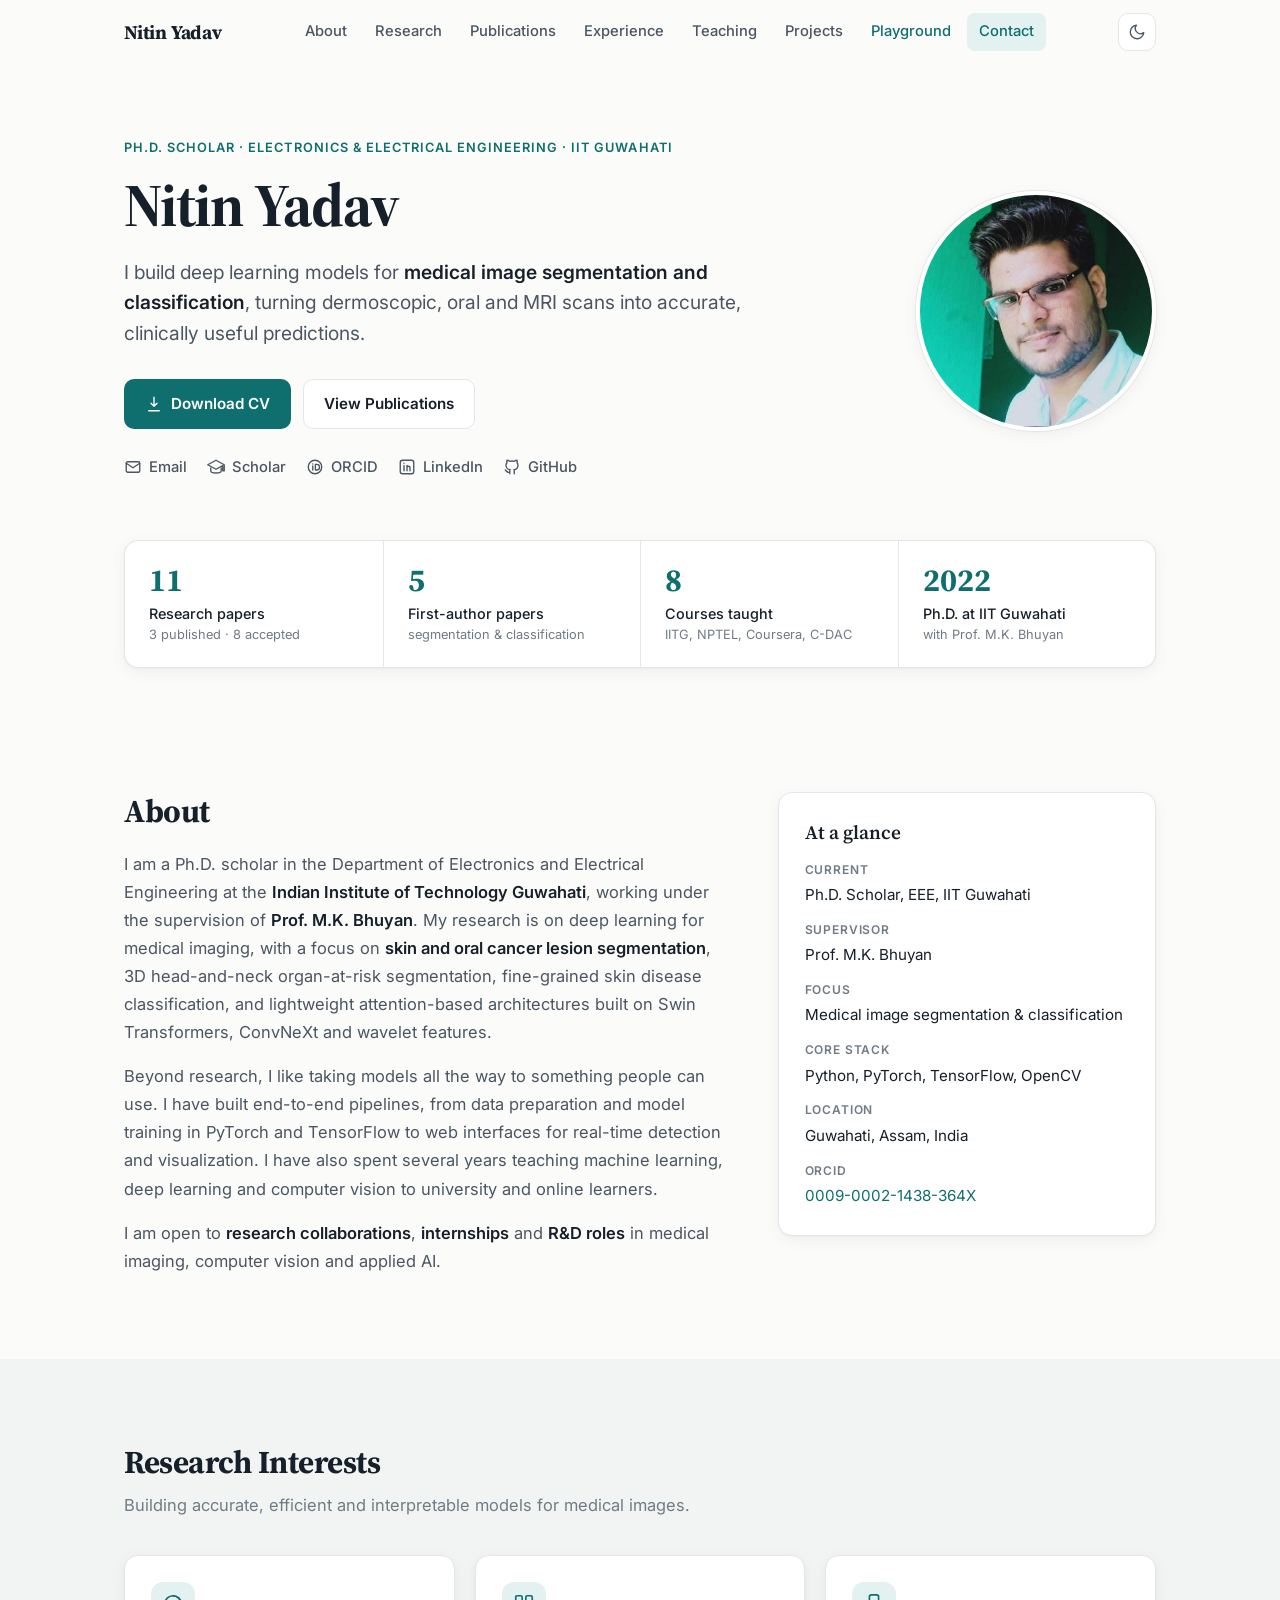
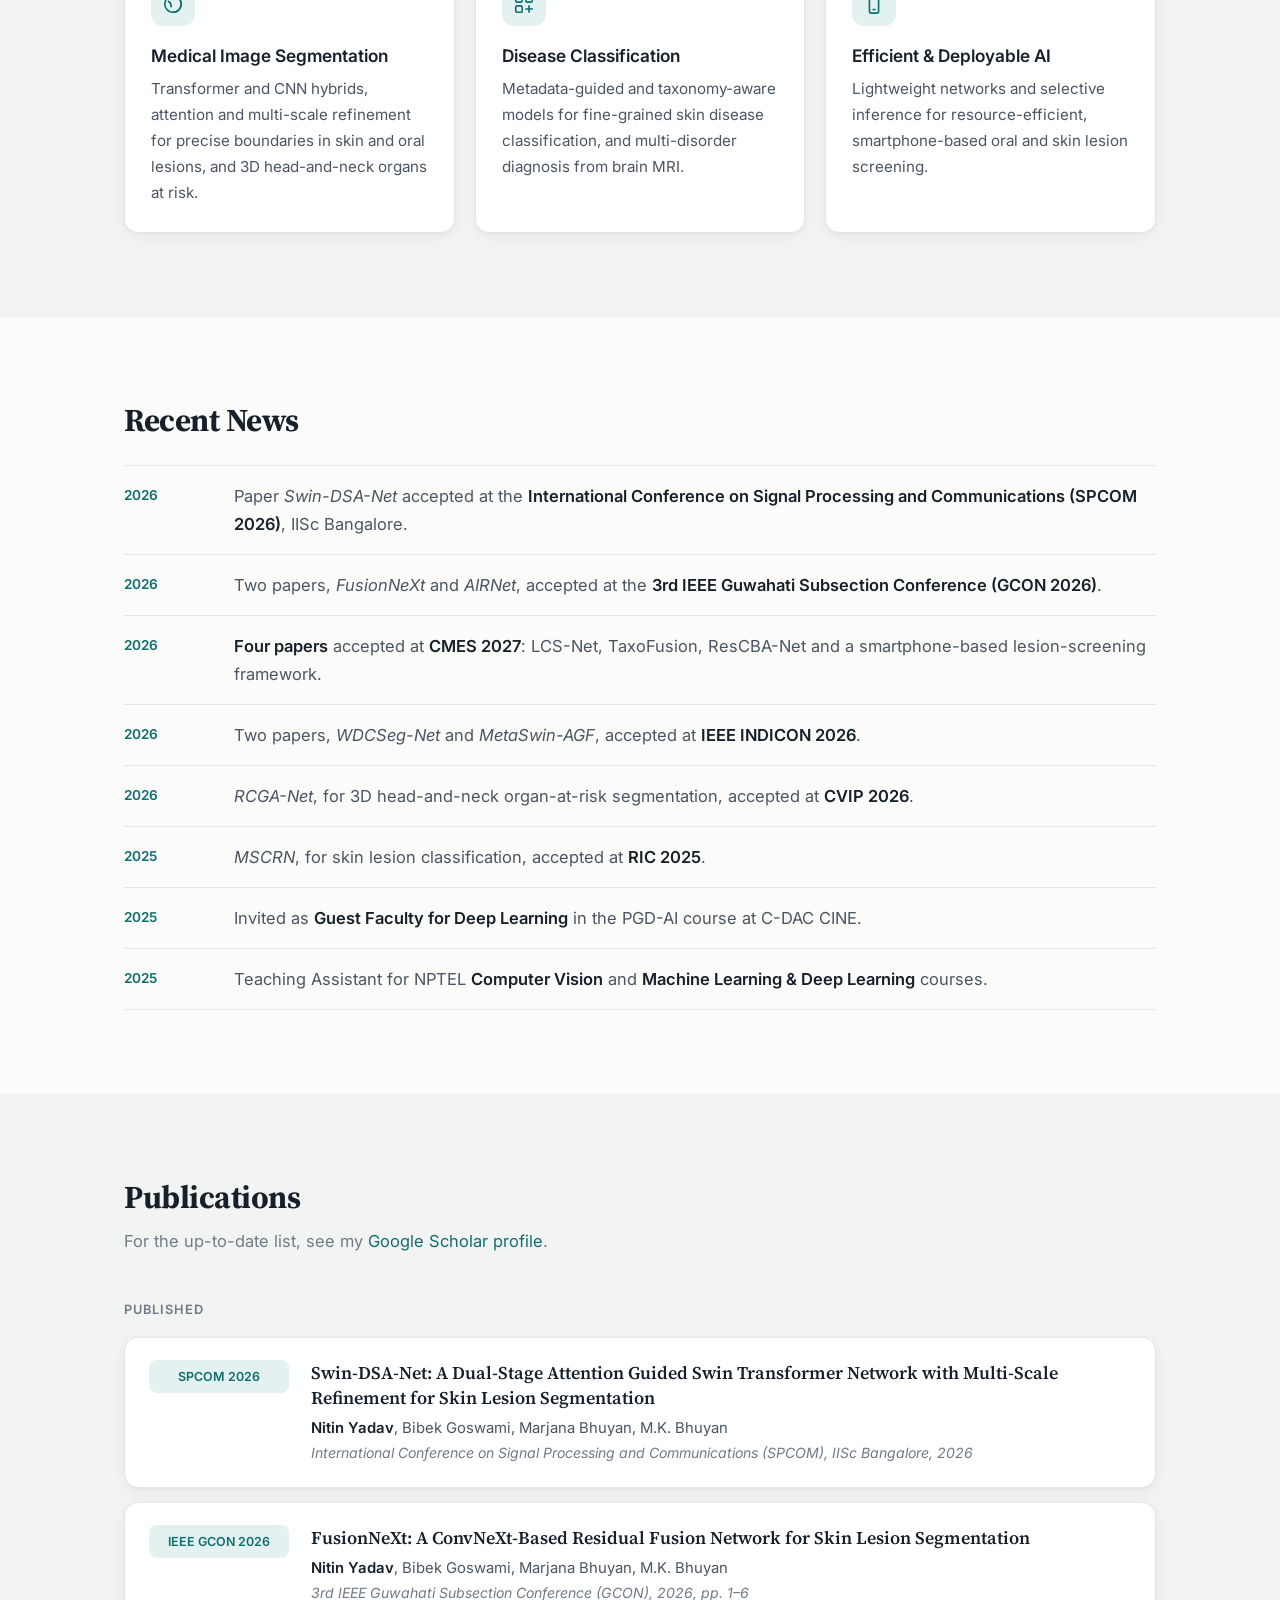
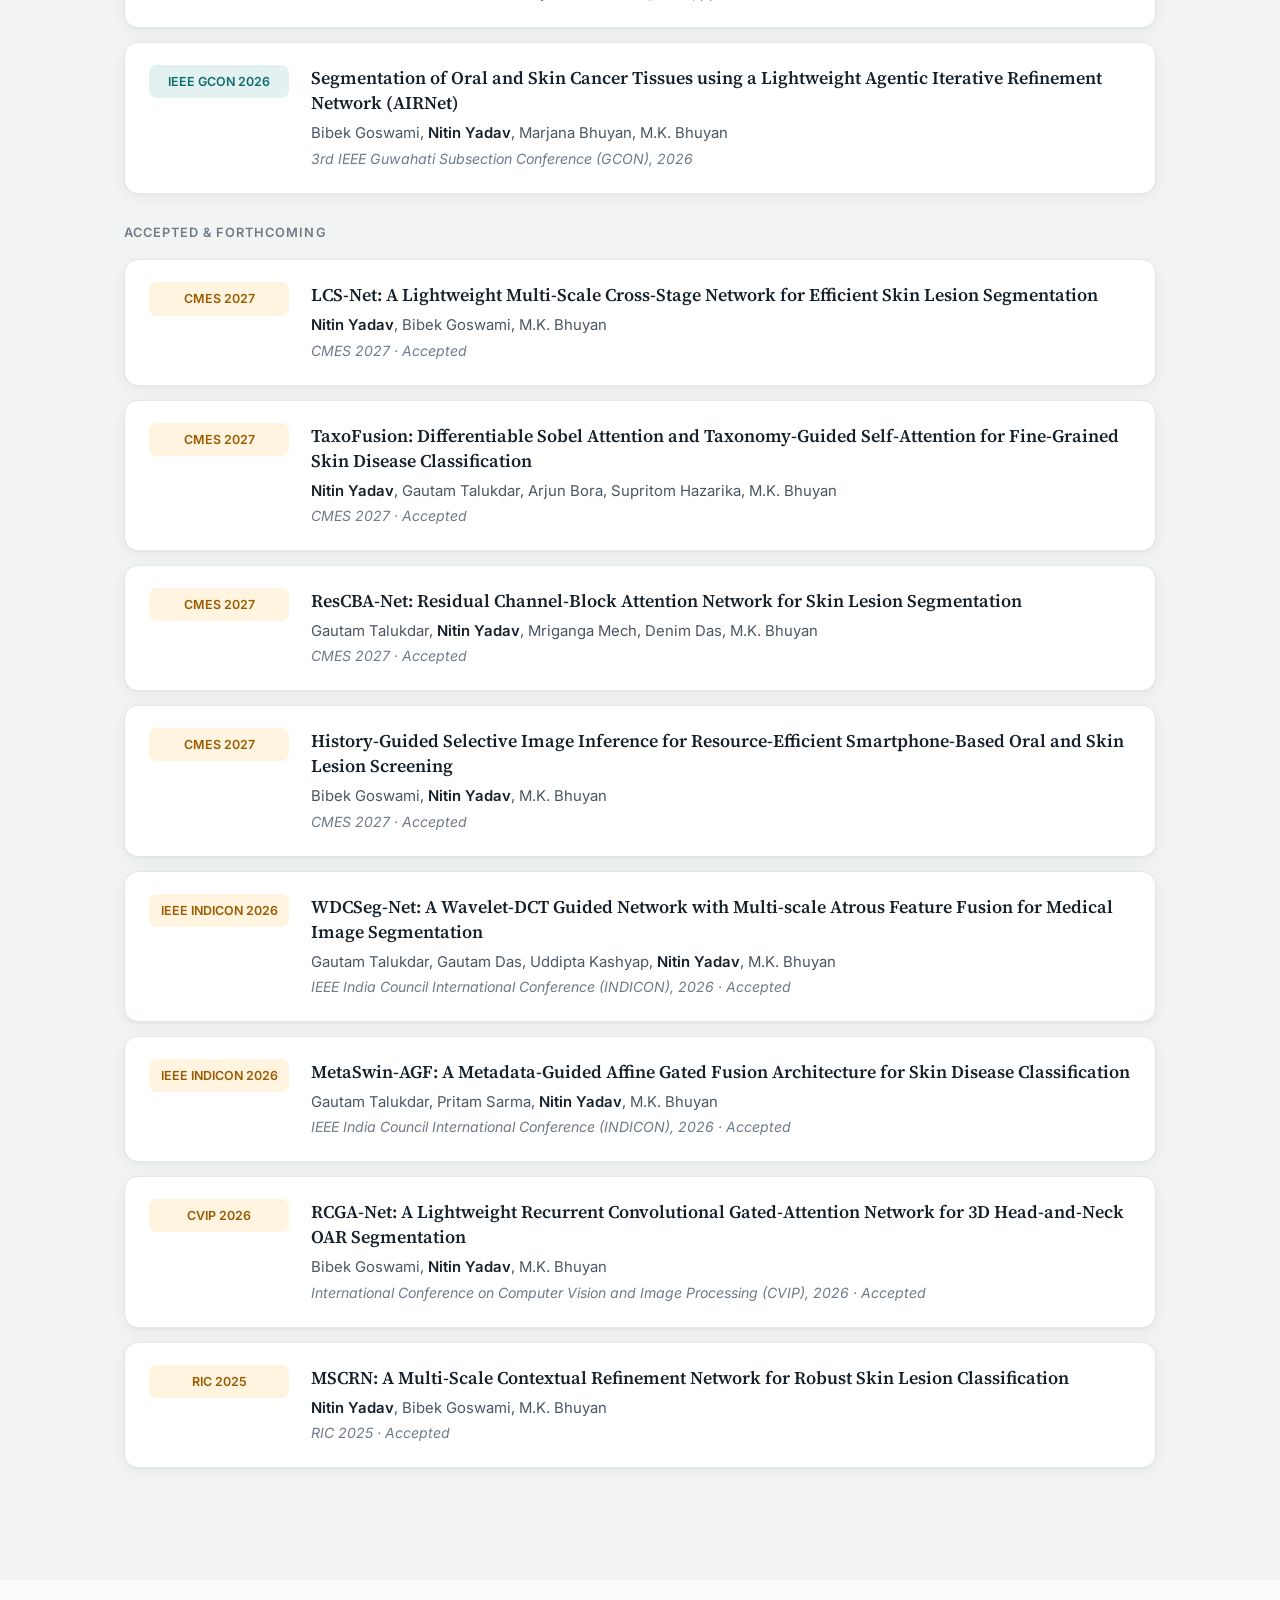
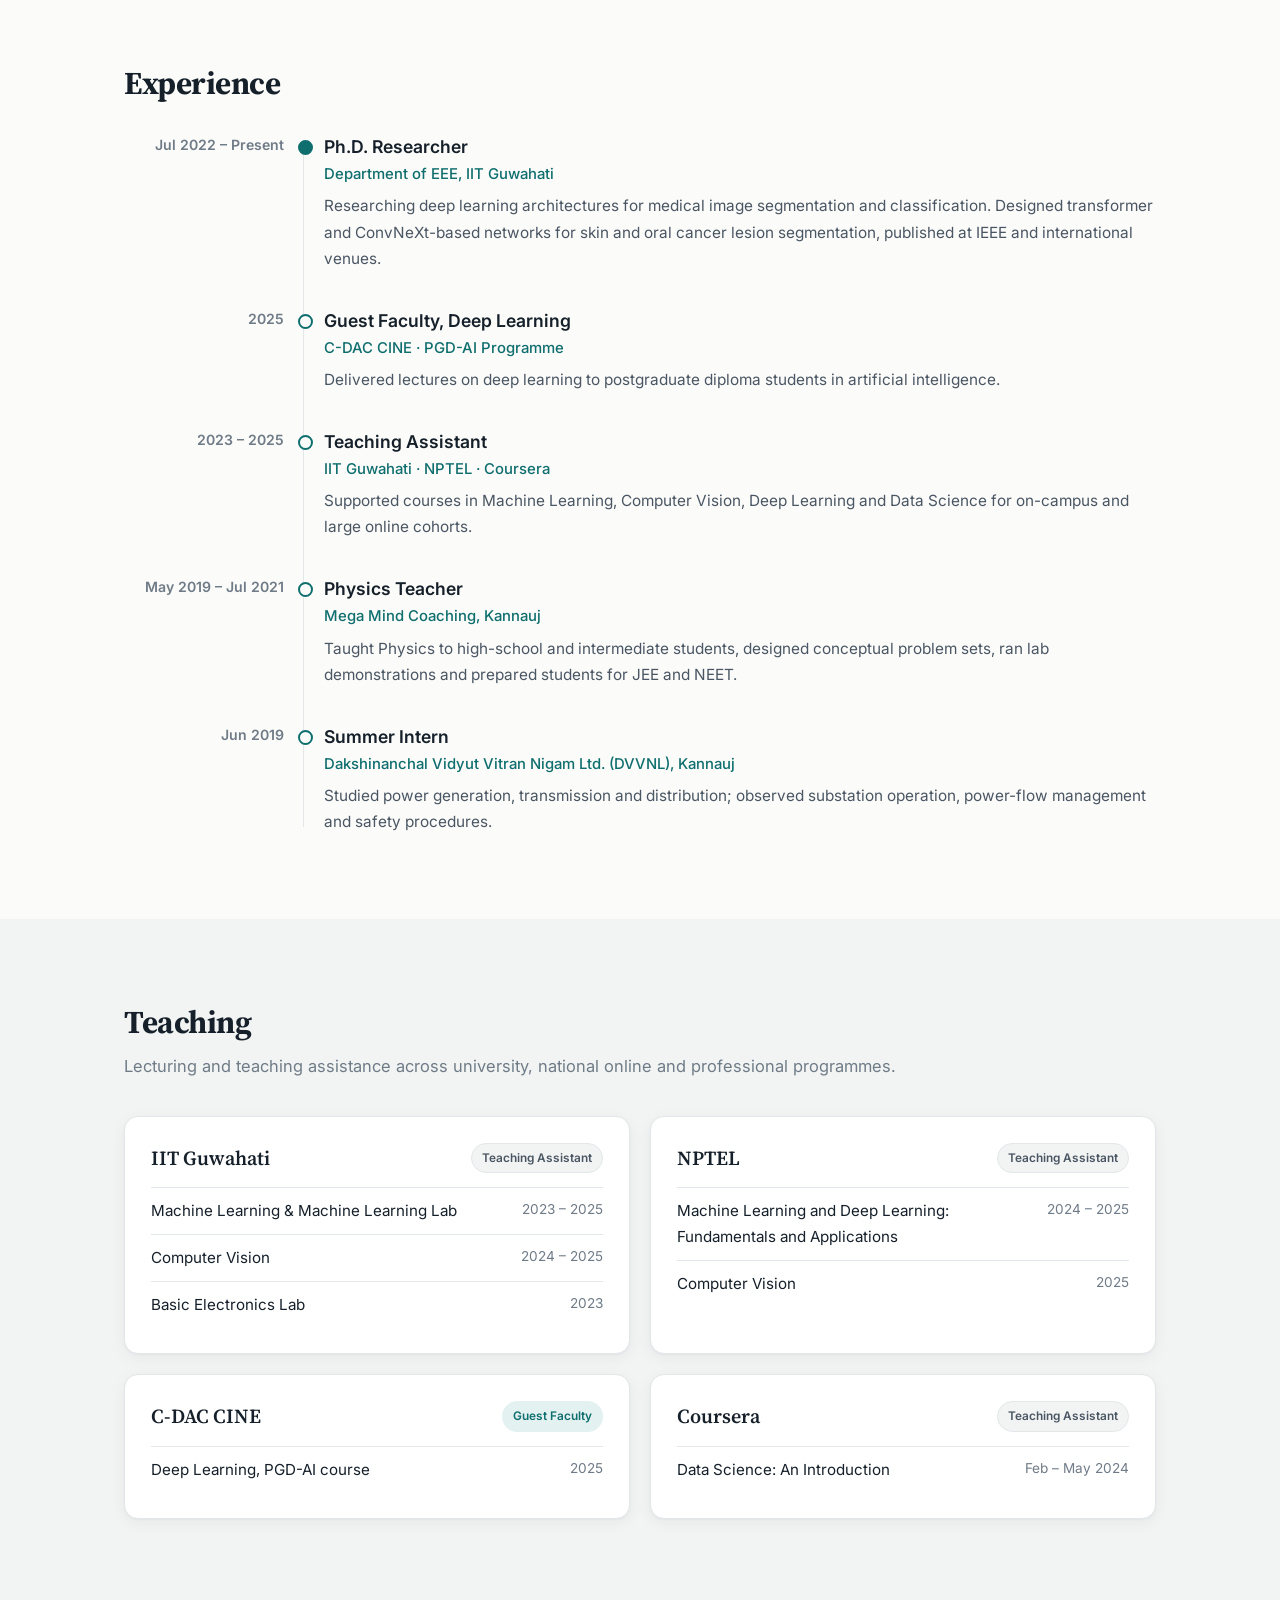
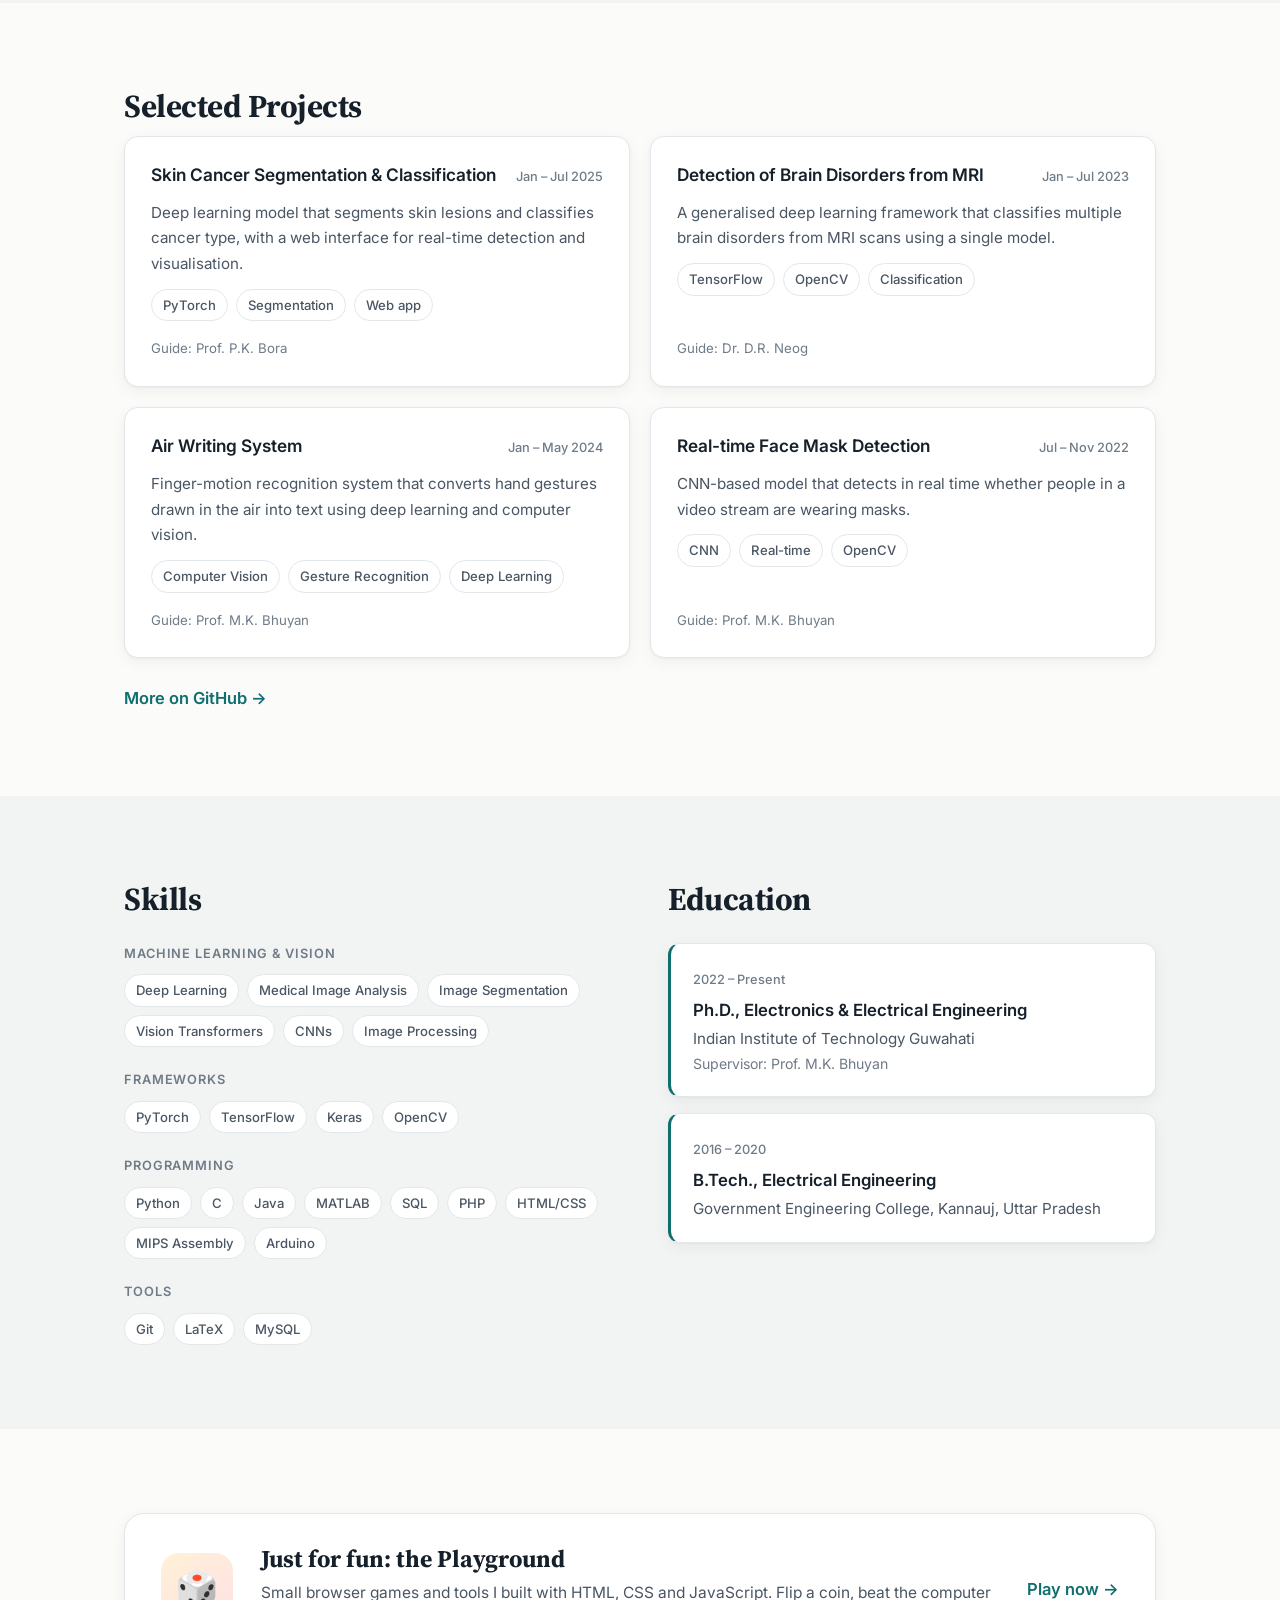
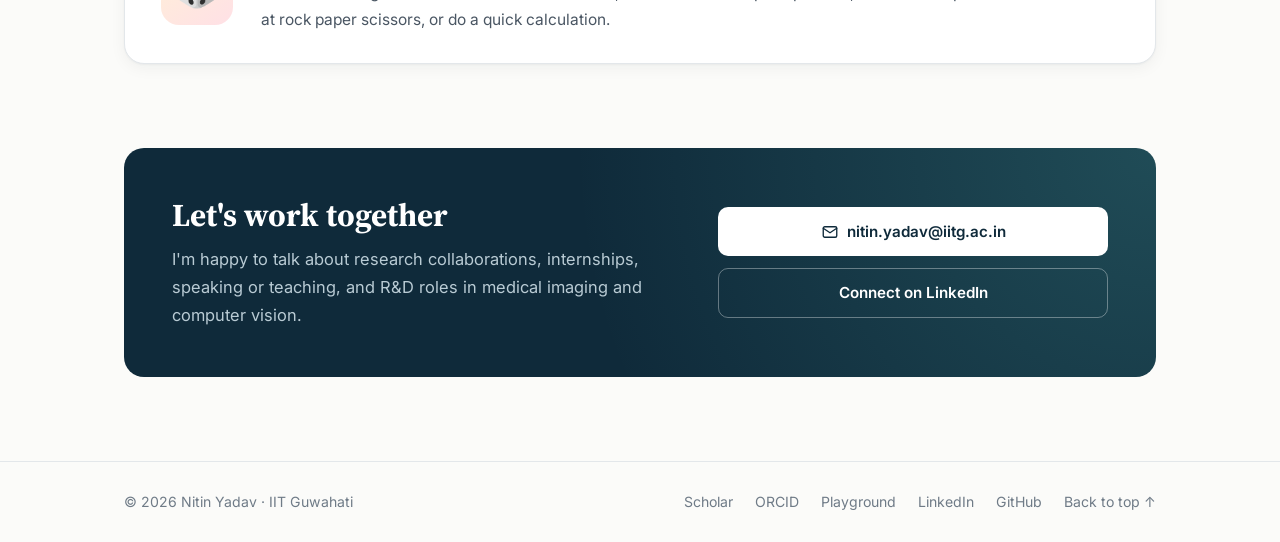
<file: index.html>
<!DOCTYPE html>
<html lang="en">
<head>
  <meta charset="UTF-8" />
  <meta name="viewport" content="width=device-width, initial-scale=1.0" />
  <title>Nitin Yadav | Ph.D. Scholar, IIT Guwahati | Medical Image Analysis</title>
  <meta name="description" content="Nitin Yadav — Ph.D. scholar at IIT Guwahati working on deep learning for medical image segmentation and classification. Publications, research, teaching and projects." />
  <meta name="author" content="Nitin Yadav" />
  <meta name="keywords" content="Nitin Yadav, IIT Guwahati, medical image segmentation, skin lesion segmentation, deep learning, computer vision, vision transformer" />

  <!-- Social preview -->
  <meta property="og:title" content="Nitin Yadav | Medical Image Analysis Researcher" />
  <meta property="og:description" content="Ph.D. scholar at IIT Guwahati building deep learning models for medical image segmentation and classification." />
  <meta property="og:type" content="website" />
  <link rel="canonical" href="https://nitinyadav7607.github.io/" />
  <meta property="og:url" content="https://nitinyadav7607.github.io/" />
  <meta property="og:image" content="https://nitinyadav7607.github.io/assets/profile.jpg" />
  <!-- Google Search Console: paste your google-site-verification meta tag on the next line -->
   <meta name="google-site-verification" content="yJnYf1I--W-HB0l7NeSbIKGzpkUqhnDJ2fLtAzhUwLQ" />

  <!-- Tells Google who this page is about -->
  <script type="application/ld+json">
{
  "@context": "https://schema.org",
  "@type": "Person",
  "name": "Nitin Yadav",
  "url": "https://nitinyadav7607.github.io/",
  "image": "https://nitinyadav7607.github.io/assets/profile.jpg",
  "jobTitle": "Ph.D. Scholar",
  "email": "mailto:nitin.yadav@iitg.ac.in",
  "affiliation": {
    "@type": "CollegeOrUniversity",
    "name": "Indian Institute of Technology Guwahati"
  },
  "alumniOf": [
    {
      "@type": "CollegeOrUniversity",
      "name": "Indian Institute of Technology Guwahati"
    },
    {
      "@type": "CollegeOrUniversity",
      "name": "Government Engineering College, Kannauj"
    }
  ],
  "knowsAbout": [
    "Medical Image Segmentation",
    "Medical Image Classification",
    "Deep Learning",
    "Computer Vision",
    "Skin Lesion Segmentation",
    "Vision Transformers"
  ],
  "sameAs": [
    "https://scholar.google.com/citations?user=14T2rg8AAAAJ",
    "https://orcid.org/0009-0002-1438-364X",
    "https://www.linkedin.com/in/nitin-yadav-a017a916a/",
    "https://github.com/nitinyadav7607"
  ]
}
  </script>

  <link rel="icon" href="assets/favicon.svg" type="image/svg+xml" />
  <link rel="preconnect" href="https://fonts.googleapis.com" />
  <link rel="preconnect" href="https://fonts.gstatic.com" crossorigin />
  <link href="https://fonts.googleapis.com/css2?family=Inter:wght@400;500;600;700&family=Source+Serif+4:opsz,wght@8..60,500;8..60,600;8..60,700&display=swap" rel="stylesheet" />
  <link rel="stylesheet" href="style.css" />

  <!-- Applies saved theme before paint (avoids a flash) -->
  <script>
    try { const t = localStorage.getItem('theme'); if (t) document.documentElement.dataset.theme = t; } catch (e) {}
  </script>
</head>
<body>

  <!-- ============ NAVIGATION ============ -->
  <header class="nav" id="top">
    <div class="container nav-inner">
      <a href="#top" class="brand">Nitin Yadav</a>
      <nav class="nav-links" id="navLinks">
        <a href="#about">About</a>
        <a href="#research">Research</a>
        <a href="#publications">Publications</a>
        <a href="#experience">Experience</a>
        <a href="#teaching">Teaching</a>
        <a href="#projects">Projects</a>
        <a href="playground/index.html" class="nav-fun">Playground</a>
        <a href="#contact">Contact</a>
      </nav>
      <div class="nav-actions">
        <button class="icon-btn" id="themeToggle" aria-label="Toggle dark mode">
          <svg class="i-moon" viewBox="0 0 24 24"><path d="M21 12.8A9 9 0 1 1 11.2 3a7 7 0 0 0 9.8 9.8z"/></svg>
          <svg class="i-sun" viewBox="0 0 24 24"><circle cx="12" cy="12" r="4"/><path d="M12 2v2M12 20v2M4.9 4.9l1.4 1.4M17.7 17.7l1.4 1.4M2 12h2M20 12h2M4.9 19.1l1.4-1.4M17.7 6.3l1.4-1.4"/></svg>
        </button>
        <button class="icon-btn menu-btn" id="menuToggle" aria-label="Open menu">
          <svg viewBox="0 0 24 24"><path d="M4 7h16M4 12h16M4 17h16"/></svg>
        </button>
      </div>
    </div>
  </header>

  <main>

    <!-- ============ HERO ============ -->
    <section class="hero">
      <div class="container hero-grid">
        <div class="hero-text">
          <p class="eyebrow">Ph.D. Scholar &middot; Electronics &amp; Electrical Engineering &middot; IIT Guwahati</p>
          <h1>Nitin Yadav</h1>
          <p class="lead">
            I build deep learning models for <strong>medical image segmentation and classification</strong>,
            turning dermoscopic, oral and MRI scans into accurate, clinically useful predictions.
          </p>
          <div class="cta-row">
            <a class="btn btn-primary" href="assets/Nitin_Yadav_CV.pdf" target="_blank" rel="noopener">
              <svg viewBox="0 0 24 24"><path d="M12 3v12m0 0l-4-4m4 4l4-4M5 21h14"/></svg>
              Download CV
            </a>
            <a class="btn btn-ghost" href="#publications">View Publications</a>
          </div>
          <ul class="social">
            <li><a href="mailto:nitin.yadav@iitg.ac.in" aria-label="Email">
              <svg viewBox="0 0 24 24"><rect x="3" y="5" width="18" height="14" rx="2"/><path d="M3 7l9 6 9-6"/></svg><span>Email</span></a></li>
            <li><a href="https://scholar.google.com/citations?user=14T2rg8AAAAJ&amp;hl=en" target="_blank" rel="noopener" aria-label="Google Scholar">
              <svg viewBox="0 0 24 24"><path d="M12 3L1 9l11 6 9-4.9V17h2V9L12 3z"/><path d="M5 13.2V17c0 1.7 3.1 3 7 3s7-1.3 7-3v-3.8"/></svg><span>Scholar</span></a></li>
            <li><a href="https://orcid.org/0009-0002-1438-364X" target="_blank" rel="noopener" aria-label="ORCID">
              <svg viewBox="0 0 24 24"><circle cx="12" cy="12" r="9"/><path d="M9 10.5V16M9 8v.01M12.5 16V8.5h1.8a3.75 3.75 0 0 1 0 7.5h-1.8"/></svg><span>ORCID</span></a></li>
            <li><a href="https://www.linkedin.com/in/nitin-yadav-a017a916a/" target="_blank" rel="noopener" aria-label="LinkedIn">
              <svg viewBox="0 0 24 24"><rect x="3" y="3" width="18" height="18" rx="3"/><path d="M8 10v7M8 7v.01M12 17v-4a2 2 0 0 1 4 0v4M12 10v7"/></svg><span>LinkedIn</span></a></li>
            <li><a href="https://github.com/nitinyadav7607" target="_blank" rel="noopener" aria-label="GitHub">
              <svg viewBox="0 0 24 24"><path d="M9 19c-4.3 1.4-4.3-2.5-6-3m12 5v-3.5c0-1 .1-1.4-.5-2 2.8-.3 5.5-1.4 5.5-6a4.6 4.6 0 0 0-1.3-3.2 4.2 4.2 0 0 0-.1-3.2s-1.1-.3-3.5 1.3a12.3 12.3 0 0 0-6.2 0C6.5 2.8 5.4 3.1 5.4 3.1a4.2 4.2 0 0 0-.1 3.2A4.6 4.6 0 0 0 4 9.5c0 4.6 2.7 5.7 5.5 6-.6.6-.6 1.2-.5 2V21"/></svg><span>GitHub</span></a></li>
          </ul>
        </div>

        <div class="hero-photo">
          <!-- To add your photo: save it as assets/profile.jpg (square image works best). -->
          <div class="avatar">
            <span class="avatar-initials">NY</span>
            <img src="assets/profile.jpg" alt="Nitin Yadav" onerror="this.remove()" />
          </div>
        </div>
      </div>

      <div class="container">
        <dl class="stats">
          <div><dt>11</dt><dd>Research papers<br /><small>3 published &middot; 8 accepted</small></dd></div>
          <div><dt>5</dt><dd>First-author papers<br /><small>segmentation &amp; classification</small></dd></div>
          <div><dt>8</dt><dd>Courses taught<br /><small>IITG, NPTEL, Coursera, C-DAC</small></dd></div>
          <div><dt>2022</dt><dd>Ph.D. at IIT Guwahati<br /><small>with Prof. M.K. Bhuyan</small></dd></div>
        </dl>
      </div>
    </section>

    <!-- ============ ABOUT ============ -->
    <section class="section" id="about">
      <div class="container about-grid">
        <div>
          <h2 class="section-title">About</h2>
          <p>
            I am a Ph.D. scholar in the Department of Electronics and Electrical Engineering at the
            <strong>Indian Institute of Technology Guwahati</strong>, working under the supervision of
            <strong>Prof. M.K. Bhuyan</strong>. My research is on deep learning for medical imaging,
            with a focus on <strong>skin and oral cancer lesion segmentation</strong>, 3D head-and-neck organ-at-risk
            segmentation, fine-grained skin disease classification, and lightweight attention-based
            architectures built on Swin Transformers, ConvNeXt and wavelet features.
          </p>
          <p>
            Beyond research, I like taking models all the way to something people can use. I have built
            end-to-end pipelines, from data preparation and model training in PyTorch and TensorFlow to
            web interfaces for real-time detection and visualization. I have also spent several years
            teaching machine learning, deep learning and computer vision to university and online learners.
          </p>
          <p>
            I am open to <strong>research collaborations</strong>, <strong>internships</strong> and
            <strong>R&amp;D roles</strong> in medical imaging, computer vision and applied AI.
          </p>
        </div>

        <aside class="card glance">
          <h3>At a glance</h3>
          <dl>
            <dt>Current</dt><dd>Ph.D. Scholar, EEE, IIT Guwahati</dd>
            <dt>Supervisor</dt><dd>Prof. M.K. Bhuyan</dd>
            <dt>Focus</dt><dd>Medical image segmentation &amp; classification</dd>
            <dt>Core stack</dt><dd>Python, PyTorch, TensorFlow, OpenCV</dd>
            <dt>Location</dt><dd>Guwahati, Assam, India</dd>
            <dt>ORCID</dt><dd><a href="https://orcid.org/0009-0002-1438-364X" target="_blank" rel="noopener">0009-0002-1438-364X</a></dd>
          </dl>
        </aside>
      </div>
    </section>

    <!-- ============ RESEARCH ============ -->
    <section class="section alt" id="research">
      <div class="container">
        <h2 class="section-title">Research Interests</h2>
        <p class="section-sub">Building accurate, efficient and interpretable models for medical images.</p>

        <div class="grid-3">
          <article class="card feature">
            <div class="feature-icon">
              <svg viewBox="0 0 24 24"><circle cx="12" cy="12" r="9"/><path d="M12 3a9 9 0 0 1 0 18M7 9c2 1 3 3 3 6"/></svg>
            </div>
            <h3>Medical Image Segmentation</h3>
            <p>Transformer and CNN hybrids, attention and multi-scale refinement for precise boundaries in skin and oral lesions, and 3D head-and-neck organs at risk.</p>
          </article>
          <article class="card feature">
            <div class="feature-icon">
              <svg viewBox="0 0 24 24"><rect x="3" y="3" width="7" height="7" rx="1.5"/><rect x="14" y="3" width="7" height="7" rx="1.5"/><rect x="3" y="14" width="7" height="7" rx="1.5"/><path d="M14 17.5h7M17.5 14v7"/></svg>
            </div>
            <h3>Disease Classification</h3>
            <p>Metadata-guided and taxonomy-aware models for fine-grained skin disease classification, and multi-disorder diagnosis from brain MRI.</p>
          </article>
          <article class="card feature">
            <div class="feature-icon">
              <svg viewBox="0 0 24 24"><rect x="7" y="2" width="10" height="20" rx="2"/><path d="M11 18h2"/></svg>
            </div>
            <h3>Efficient &amp; Deployable AI</h3>
            <p>Lightweight networks and selective inference for resource-efficient, smartphone-based oral and skin lesion screening.</p>
          </article>
        </div>
      </div>
    </section>

    <!-- ============ NEWS ============ -->
    <section class="section" id="news">
      <div class="container">
        <h2 class="section-title">Recent News</h2>
        <!-- Add new items at the top. -->
        <ul class="news">
          <li><span class="news-date">2026</span><p>Paper <em>Swin-DSA-Net</em> accepted at the <strong>International Conference on Signal Processing and Communications (SPCOM 2026)</strong>, IISc Bangalore.</p></li>
          <li><span class="news-date">2026</span><p>Two papers, <em>FusionNeXt</em> and <em>AIRNet</em>, accepted at the <strong>3rd IEEE Guwahati Subsection Conference (GCON 2026)</strong>.</p></li>
          <li><span class="news-date">2026</span><p><strong>Four papers</strong> accepted at <strong>CMES 2027</strong>: LCS-Net, TaxoFusion, ResCBA-Net and a smartphone-based lesion-screening framework.</p></li>
          <li><span class="news-date">2026</span><p>Two papers, <em>WDCSeg-Net</em> and <em>MetaSwin-AGF</em>, accepted at <strong>IEEE INDICON 2026</strong>.</p></li>
          <li><span class="news-date">2026</span><p><em>RCGA-Net</em>, for 3D head-and-neck organ-at-risk segmentation, accepted at <strong>CVIP 2026</strong>.</p></li>
          <li><span class="news-date">2025</span><p><em>MSCRN</em>, for skin lesion classification, accepted at <strong>RIC 2025</strong>.</p></li>
          <li><span class="news-date">2025</span><p>Invited as <strong>Guest Faculty for Deep Learning</strong> in the PGD-AI course at C-DAC CINE.</p></li>
          <li><span class="news-date">2025</span><p>Teaching Assistant for NPTEL <strong>Computer Vision</strong> and <strong>Machine Learning &amp; Deep Learning</strong> courses.</p></li>
        </ul>
      </div>
    </section>

    <!-- ============ PUBLICATIONS ============ -->
    <section class="section alt" id="publications">
      <div class="container">
        <div class="section-head">
          <div>
            <h2 class="section-title">Publications</h2>
            <p class="section-sub">For the up-to-date list, see my <a href="https://scholar.google.com/citations?user=14T2rg8AAAAJ&amp;hl=en" target="_blank" rel="noopener">Google Scholar profile</a>.</p>
          </div>
        </div>

        <h3 class="pub-group">Published</h3>
        <ol class="pubs">
          <li class="pub">
            <span class="pub-venue">SPCOM 2026</span>
            <div>
              <p class="pub-title">Swin-DSA-Net: A Dual-Stage Attention Guided Swin Transformer Network with Multi-Scale Refinement for Skin Lesion Segmentation</p>
              <p class="pub-authors"><b>Nitin Yadav</b>, Bibek Goswami, Marjana Bhuyan, M.K. Bhuyan</p>
              <p class="pub-meta">International Conference on Signal Processing and Communications (SPCOM), IISc Bangalore, 2026</p>
            </div>
          </li>
          <li class="pub">
            <span class="pub-venue">IEEE GCON 2026</span>
            <div>
              <p class="pub-title">FusionNeXt: A ConvNeXt-Based Residual Fusion Network for Skin Lesion Segmentation</p>
              <p class="pub-authors"><b>Nitin Yadav</b>, Bibek Goswami, Marjana Bhuyan, M.K. Bhuyan</p>
              <p class="pub-meta">3rd IEEE Guwahati Subsection Conference (GCON), 2026, pp. 1&ndash;6</p>
            </div>
          </li>
          <li class="pub">
            <span class="pub-venue">IEEE GCON 2026</span>
            <div>
              <p class="pub-title">Segmentation of Oral and Skin Cancer Tissues using a Lightweight Agentic Iterative Refinement Network (AIRNet)</p>
              <p class="pub-authors">Bibek Goswami, <b>Nitin Yadav</b>, Marjana Bhuyan, M.K. Bhuyan</p>
              <p class="pub-meta">3rd IEEE Guwahati Subsection Conference (GCON), 2026</p>
            </div>
          </li>
        </ol>

        <h3 class="pub-group">Accepted &amp; Forthcoming</h3>
        <!-- To add a paper: copy one <li class="pub"> ... </li> block below and edit it.
             When a paper is published, move it up to the "Published" list and change
             class="pub-venue accepted" to class="pub-venue". -->
        <ol class="pubs">
          <li class="pub">
            <span class="pub-venue accepted">CMES 2027</span>
            <div>
              <p class="pub-title">LCS-Net: A Lightweight Multi-Scale Cross-Stage Network for Efficient Skin Lesion Segmentation</p>
              <p class="pub-authors"><b>Nitin Yadav</b>, Bibek Goswami, M.K. Bhuyan</p>
              <p class="pub-meta">CMES 2027 &middot; Accepted</p>
            </div>
          </li>
          <li class="pub">
            <span class="pub-venue accepted">CMES 2027</span>
            <div>
              <p class="pub-title">TaxoFusion: Differentiable Sobel Attention and Taxonomy-Guided Self-Attention for Fine-Grained Skin Disease Classification</p>
              <p class="pub-authors"><b>Nitin Yadav</b>, Gautam Talukdar, Arjun Bora, Supritom Hazarika, M.K. Bhuyan</p>
              <p class="pub-meta">CMES 2027 &middot; Accepted</p>
            </div>
          </li>
          <li class="pub">
            <span class="pub-venue accepted">CMES 2027</span>
            <div>
              <p class="pub-title">ResCBA-Net: Residual Channel-Block Attention Network for Skin Lesion Segmentation</p>
              <p class="pub-authors">Gautam Talukdar, <b>Nitin Yadav</b>, Mriganga Mech, Denim Das, M.K. Bhuyan</p>
              <p class="pub-meta">CMES 2027 &middot; Accepted</p>
            </div>
          </li>
          <li class="pub">
            <span class="pub-venue accepted">CMES 2027</span>
            <div>
              <p class="pub-title">History-Guided Selective Image Inference for Resource-Efficient Smartphone-Based Oral and Skin Lesion Screening</p>
              <p class="pub-authors">Bibek Goswami, <b>Nitin Yadav</b>, M.K. Bhuyan</p>
              <p class="pub-meta">CMES 2027 &middot; Accepted</p>
            </div>
          </li>
          <li class="pub">
            <span class="pub-venue accepted">IEEE INDICON 2026</span>
            <div>
              <p class="pub-title">WDCSeg-Net: A Wavelet-DCT Guided Network with Multi-scale Atrous Feature Fusion for Medical Image Segmentation</p>
              <p class="pub-authors">Gautam Talukdar, Gautam Das, Uddipta Kashyap, <b>Nitin Yadav</b>, M.K. Bhuyan</p>
              <p class="pub-meta">IEEE India Council International Conference (INDICON), 2026 &middot; Accepted</p>
            </div>
          </li>
          <li class="pub">
            <span class="pub-venue accepted">IEEE INDICON 2026</span>
            <div>
              <p class="pub-title">MetaSwin-AGF: A Metadata-Guided Affine Gated Fusion Architecture for Skin Disease Classification</p>
              <p class="pub-authors">Gautam Talukdar, Pritam Sarma, <b>Nitin Yadav</b>, M.K. Bhuyan</p>
              <p class="pub-meta">IEEE India Council International Conference (INDICON), 2026 &middot; Accepted</p>
            </div>
          </li>
          <li class="pub">
            <span class="pub-venue accepted">CVIP 2026</span>
            <div>
              <p class="pub-title">RCGA-Net: A Lightweight Recurrent Convolutional Gated-Attention Network for 3D Head-and-Neck OAR Segmentation</p>
              <p class="pub-authors">Bibek Goswami, <b>Nitin Yadav</b>, M.K. Bhuyan</p>
              <p class="pub-meta">International Conference on Computer Vision and Image Processing (CVIP), 2026 &middot; Accepted</p>
            </div>
          </li>
          <li class="pub">
            <span class="pub-venue accepted">RIC 2025</span>
            <div>
              <p class="pub-title">MSCRN: A Multi-Scale Contextual Refinement Network for Robust Skin Lesion Classification</p>
              <p class="pub-authors"><b>Nitin Yadav</b>, Bibek Goswami, M.K. Bhuyan</p>
              <p class="pub-meta">RIC 2025 &middot; Accepted</p>
            </div>
          </li>
        </ol>
      </div>
    </section>

    <!-- ============ EXPERIENCE ============ -->
    <section class="section" id="experience">
      <div class="container">
        <h2 class="section-title">Experience</h2>
        <ol class="timeline">
          <li>
            <div class="tl-date">Jul 2022 – Present</div>
            <div class="tl-body">
              <h3>Ph.D. Researcher</h3>
              <p class="tl-org">Department of EEE, IIT Guwahati</p>
              <p>Researching deep learning architectures for medical image segmentation and classification. Designed transformer and ConvNeXt-based networks for skin and oral cancer lesion segmentation, published at IEEE and international venues.</p>
            </div>
          </li>
          <li>
            <div class="tl-date">2025</div>
            <div class="tl-body">
              <h3>Guest Faculty, Deep Learning</h3>
              <p class="tl-org">C-DAC CINE &middot; PGD-AI Programme</p>
              <p>Delivered lectures on deep learning to postgraduate diploma students in artificial intelligence.</p>
            </div>
          </li>
          <li>
            <div class="tl-date">2023 – 2025</div>
            <div class="tl-body">
              <h3>Teaching Assistant</h3>
              <p class="tl-org">IIT Guwahati &middot; NPTEL &middot; Coursera</p>
              <p>Supported courses in Machine Learning, Computer Vision, Deep Learning and Data Science for on-campus and large online cohorts.</p>
            </div>
          </li>
          <li>
            <div class="tl-date">May 2019 – Jul 2021</div>
            <div class="tl-body">
              <h3>Physics Teacher</h3>
              <p class="tl-org">Mega Mind Coaching, Kannauj</p>
              <p>Taught Physics to high-school and intermediate students, designed conceptual problem sets, ran lab demonstrations and prepared students for JEE and NEET.</p>
            </div>
          </li>
          <li>
            <div class="tl-date">Jun 2019</div>
            <div class="tl-body">
              <h3>Summer Intern</h3>
              <p class="tl-org">Dakshinanchal Vidyut Vitran Nigam Ltd. (DVVNL), Kannauj</p>
              <p>Studied power generation, transmission and distribution; observed substation operation, power-flow management and safety procedures.</p>
            </div>
          </li>
        </ol>
      </div>
    </section>

    <!-- ============ TEACHING ============ -->
    <section class="section alt" id="teaching">
      <div class="container">
        <h2 class="section-title">Teaching</h2>
        <p class="section-sub">Lecturing and teaching assistance across university, national online and professional programmes.</p>

        <div class="grid-2">
          <article class="card teach">
            <div class="teach-head"><h3>IIT Guwahati</h3><span class="tag">Teaching Assistant</span></div>
            <ul>
              <li><span>Machine Learning &amp; Machine Learning Lab</span><em>2023 – 2025</em></li>
              <li><span>Computer Vision</span><em>2024 – 2025</em></li>
              <li><span>Basic Electronics Lab</span><em>2023</em></li>
            </ul>
          </article>
          <article class="card teach">
            <div class="teach-head"><h3>NPTEL</h3><span class="tag">Teaching Assistant</span></div>
            <ul>
              <li><span>Machine Learning and Deep Learning: Fundamentals and Applications</span><em>2024 – 2025</em></li>
              <li><span>Computer Vision</span><em>2025</em></li>
            </ul>
          </article>
          <article class="card teach">
            <div class="teach-head"><h3>C-DAC CINE</h3><span class="tag tag-accent">Guest Faculty</span></div>
            <ul>
              <li><span>Deep Learning, PGD-AI course</span><em>2025</em></li>
            </ul>
          </article>
          <article class="card teach">
            <div class="teach-head"><h3>Coursera</h3><span class="tag">Teaching Assistant</span></div>
            <ul>
              <li><span>Data Science: An Introduction</span><em>Feb – May 2024</em></li>
            </ul>
          </article>
        </div>
      </div>
    </section>

    <!-- ============ PROJECTS ============ -->
    <section class="section" id="projects">
      <div class="container">
        <h2 class="section-title">Selected Projects</h2>
        <div class="grid-2">
          <article class="card project">
            <div class="project-top">
              <h3>Skin Cancer Segmentation &amp; Classification</h3>
              <span class="date">Jan – Jul 2025</span>
            </div>
            <p>Deep learning model that segments skin lesions and classifies cancer type, with a web interface for real-time detection and visualisation.</p>
            <div class="chips"><span>PyTorch</span><span>Segmentation</span><span>Web app</span></div>
            <p class="guide">Guide: Prof. P.K. Bora</p>
          </article>
          <article class="card project">
            <div class="project-top">
              <h3>Detection of Brain Disorders from MRI</h3>
              <span class="date">Jan – Jul 2023</span>
            </div>
            <p>A generalised deep learning framework that classifies multiple brain disorders from MRI scans using a single model.</p>
            <div class="chips"><span>TensorFlow</span><span>OpenCV</span><span>Classification</span></div>
            <p class="guide">Guide: Dr. D.R. Neog</p>
          </article>
          <article class="card project">
            <div class="project-top">
              <h3>Air Writing System</h3>
              <span class="date">Jan – May 2024</span>
            </div>
            <p>Finger-motion recognition system that converts hand gestures drawn in the air into text using deep learning and computer vision.</p>
            <div class="chips"><span>Computer Vision</span><span>Gesture Recognition</span><span>Deep Learning</span></div>
            <p class="guide">Guide: Prof. M.K. Bhuyan</p>
          </article>
          <article class="card project">
            <div class="project-top">
              <h3>Real-time Face Mask Detection</h3>
              <span class="date">Jul – Nov 2022</span>
            </div>
            <p>CNN-based model that detects in real time whether people in a video stream are wearing masks.</p>
            <div class="chips"><span>CNN</span><span>Real-time</span><span>OpenCV</span></div>
            <p class="guide">Guide: Prof. M.K. Bhuyan</p>
          </article>
        </div>
        <p class="more-link"><a href="https://github.com/nitinyadav7607" target="_blank" rel="noopener">More on GitHub &rarr;</a></p>
      </div>
    </section>

    <!-- ============ SKILLS + EDUCATION ============ -->
    <section class="section alt" id="skills">
      <div class="container two-col">
        <div>
          <h2 class="section-title">Skills</h2>
          <div class="skill-group">
            <h4>Machine Learning &amp; Vision</h4>
            <div class="chips"><span>Deep Learning</span><span>Medical Image Analysis</span><span>Image Segmentation</span><span>Vision Transformers</span><span>CNNs</span><span>Image Processing</span></div>
          </div>
          <div class="skill-group">
            <h4>Frameworks</h4>
            <div class="chips"><span>PyTorch</span><span>TensorFlow</span><span>Keras</span><span>OpenCV</span></div>
          </div>
          <div class="skill-group">
            <h4>Programming</h4>
            <div class="chips"><span>Python</span><span>C</span><span>Java</span><span>MATLAB</span><span>SQL</span><span>PHP</span><span>HTML/CSS</span><span>MIPS Assembly</span><span>Arduino</span></div>
          </div>
          <div class="skill-group">
            <h4>Tools</h4>
            <div class="chips"><span>Git</span><span>LaTeX</span><span>MySQL</span></div>
          </div>
        </div>

        <div id="education">
          <h2 class="section-title">Education</h2>
          <div class="edu">
            <div class="edu-item">
              <span class="date">2022 – Present</span>
              <h3>Ph.D., Electronics &amp; Electrical Engineering</h3>
              <p>Indian Institute of Technology Guwahati</p>
              <p class="muted">Supervisor: Prof. M.K. Bhuyan</p>
            </div>
            <div class="edu-item">
              <span class="date">2016 – 2020</span>
              <h3>B.Tech., Electrical Engineering</h3>
              <p>Government Engineering College, Kannauj, Uttar Pradesh</p>
            </div>
          </div>
        </div>
      </div>
    </section>

    <!-- ============ PLAYGROUND TEASER ============ -->
    <section class="section fun-teaser">
      <div class="container">
        <a class="fun-card" href="playground/index.html">
          <div class="fun-emoji" aria-hidden="true">🎲</div>
          <div class="fun-text">
            <h2>Just for fun: the Playground</h2>
            <p>Small browser games and tools I built with HTML, CSS and JavaScript. Flip a coin, beat the computer at rock paper scissors, or do a quick calculation.</p>
          </div>
          <span class="fun-go">Play now &rarr;</span>
        </a>
      </div>
    </section>

    <!-- ============ CONTACT ============ -->
    <section class="section" id="contact">
      <div class="container">
        <div class="contact-card">
          <div>
            <h2>Let's work together</h2>
            <p>I'm happy to talk about research collaborations, internships, speaking or teaching, and R&amp;D roles in medical imaging and computer vision.</p>
          </div>
          <div class="contact-actions">
            <a class="btn btn-light" href="mailto:nitin.yadav@iitg.ac.in">
              <svg viewBox="0 0 24 24"><rect x="3" y="5" width="18" height="14" rx="2"/><path d="M3 7l9 6 9-6"/></svg>
              nitin.yadav@iitg.ac.in
            </a>
            <a class="btn btn-outline-light" href="https://www.linkedin.com/in/nitin-yadav-a017a916a/" target="_blank" rel="noopener">Connect on LinkedIn</a>
          </div>
        </div>
      </div>
    </section>
  </main>

  <footer class="footer">
    <div class="container footer-inner">
      <p>&copy; <span id="year">2026</span> Nitin Yadav &middot; IIT Guwahati</p>
      <p>
        <a href="https://scholar.google.com/citations?user=14T2rg8AAAAJ&amp;hl=en" target="_blank" rel="noopener">Scholar</a>
        <a href="https://orcid.org/0009-0002-1438-364X" target="_blank" rel="noopener">ORCID</a>
        <a href="playground/index.html">Playground</a>
        <a href="https://www.linkedin.com/in/nitin-yadav-a017a916a/" target="_blank" rel="noopener">LinkedIn</a>
        <a href="https://github.com/nitinyadav7607" target="_blank" rel="noopener">GitHub</a>
        <a href="#top">Back to top &uarr;</a>
      </p>
    </div>
  </footer>

  <script src="script.js"></script>
</body>
</html>
</file>
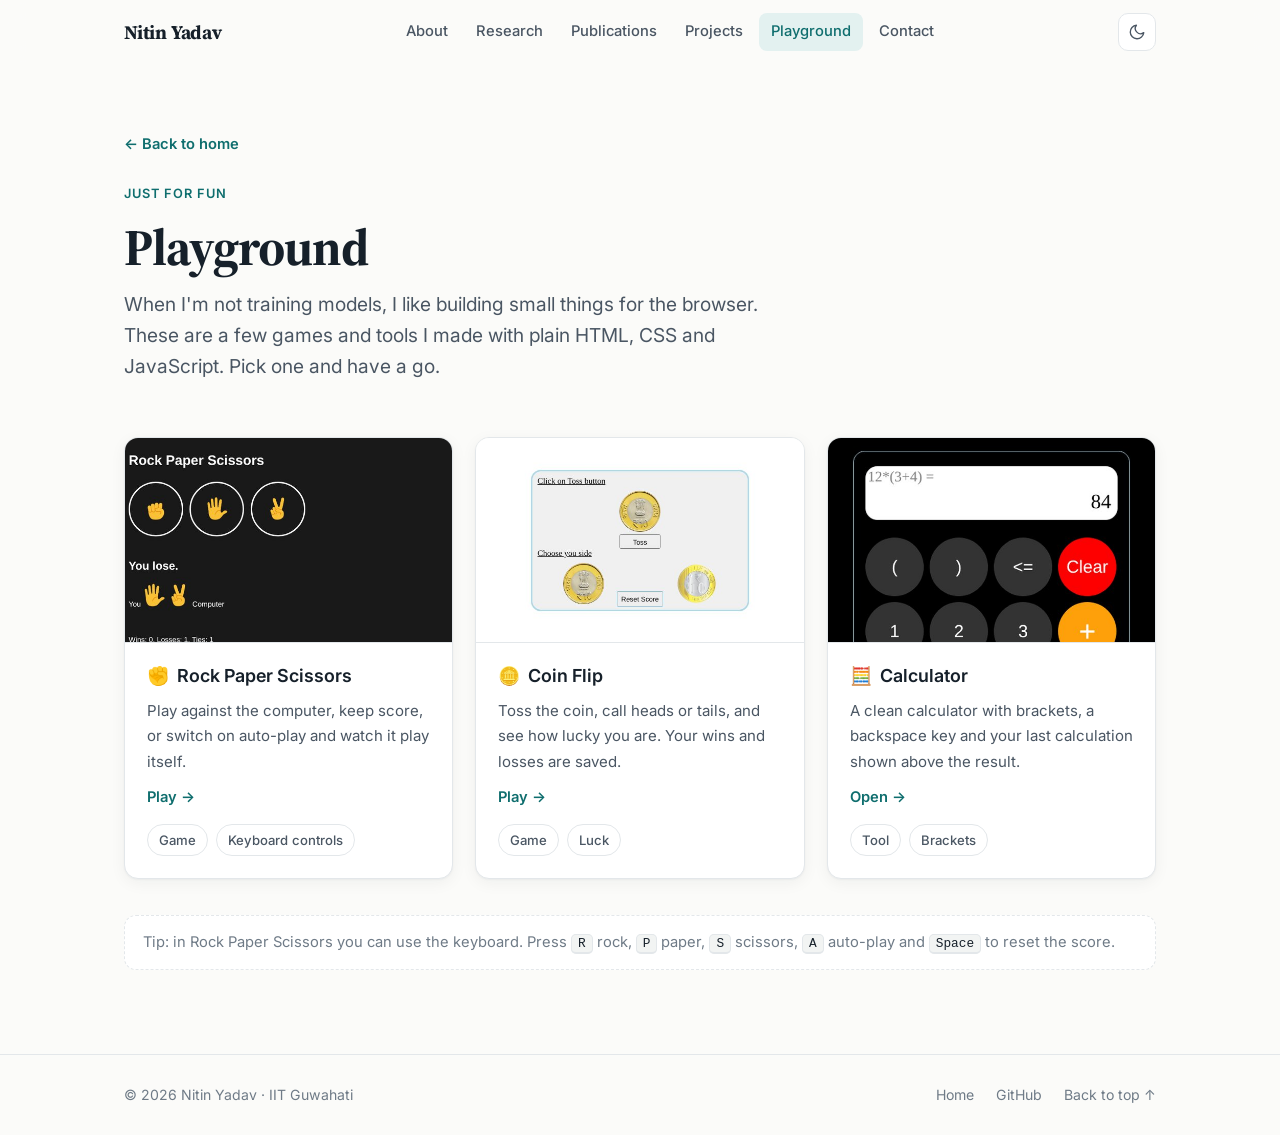
<file: playground/index.html>
<!DOCTYPE html>
<html lang="en">
<head>
  <meta charset="UTF-8" />
  <meta name="viewport" content="width=device-width, initial-scale=1.0" />
  <title>Playground | Nitin Yadav</title>
  <meta name="description" content="Small browser games and tools built by Nitin Yadav with HTML, CSS and JavaScript." />
  <link rel="canonical" href="https://nitinyadav7607.github.io/playground/" />
  <link rel="icon" href="../assets/favicon.svg" type="image/svg+xml" />
  <link rel="preconnect" href="https://fonts.googleapis.com" />
  <link rel="preconnect" href="https://fonts.gstatic.com" crossorigin />
  <link href="https://fonts.googleapis.com/css2?family=Inter:wght@400;500;600;700&family=Source+Serif+4:opsz,wght@8..60,500;8..60,600;8..60,700&display=swap" rel="stylesheet" />
  <link rel="stylesheet" href="../style.css" />
  <script>
    try { const t = localStorage.getItem('theme'); if (t) document.documentElement.dataset.theme = t; } catch (e) {}
  </script>
</head>
<body>

  <header class="nav" id="top">
    <div class="container nav-inner">
      <a href="../index.html" class="brand">Nitin Yadav</a>
      <nav class="nav-links" id="navLinks">
        <a href="../index.html#about">About</a>
        <a href="../index.html#research">Research</a>
        <a href="../index.html#publications">Publications</a>
        <a href="../index.html#projects">Projects</a>
        <a href="index.html" class="active">Playground</a>
        <a href="../index.html#contact">Contact</a>
      </nav>
      <div class="nav-actions">
        <button class="icon-btn" id="themeToggle" aria-label="Toggle dark mode">
          <svg class="i-moon" viewBox="0 0 24 24"><path d="M21 12.8A9 9 0 1 1 11.2 3a7 7 0 0 0 9.8 9.8z"/></svg>
          <svg class="i-sun" viewBox="0 0 24 24"><circle cx="12" cy="12" r="4"/><path d="M12 2v2M12 20v2M4.9 4.9l1.4 1.4M17.7 17.7l1.4 1.4M2 12h2M20 12h2M4.9 19.1l1.4-1.4M17.7 6.3l1.4-1.4"/></svg>
        </button>
        <button class="icon-btn menu-btn" id="menuToggle" aria-label="Open menu">
          <svg viewBox="0 0 24 24"><path d="M4 7h16M4 12h16M4 17h16"/></svg>
        </button>
      </div>
    </div>
  </header>

  <main>
    <section class="play-hero">
      <div class="container">
        <a class="back-link" href="../index.html">&larr; Back to home</a>
        <p class="eyebrow">Just for fun</p>
        <h1>Playground</h1>
        <p class="lead">
          When I'm not training models, I like building small things for the browser.
          These are a few games and tools I made with plain HTML, CSS and JavaScript. Pick one and have a go.
        </p>
      </div>
    </section>

    <section class="section" style="padding-top: 32px;">
      <div class="container">
        <!--
          To add a new game or tool:
          1. Put its folder inside /playground (its main file must be called index.html).
          2. Save a preview image in /assets/playground/.
          3. Copy one <a class="card play-card"> ... </a> block below and edit it.
        -->
        <div class="play-grid">

          <a class="card play-card" href="rock-paper-scissors/index.html">
            <div class="play-thumb"><img src="../assets/playground/rock-paper-scissors.jpg" alt="Rock Paper Scissors game" loading="lazy" /></div>
            <div class="play-body">
              <h3><span aria-hidden="true">✊</span> Rock Paper Scissors</h3>
              <p>Play against the computer, keep score, or switch on auto-play and watch it play itself.</p>
              <span class="play-btn">Play &rarr;</span>
              <div class="chips"><span>Game</span><span>Keyboard controls</span></div>
            </div>
          </a>

          <a class="card play-card" href="coin-flip/index.html">
            <div class="play-thumb"><img src="../assets/playground/coin-flip.jpg" alt="Coin flip game" loading="lazy" /></div>
            <div class="play-body">
              <h3><span aria-hidden="true">🪙</span> Coin Flip</h3>
              <p>Toss the coin, call heads or tails, and see how lucky you are. Your wins and losses are saved.</p>
              <span class="play-btn">Play &rarr;</span>
              <div class="chips"><span>Game</span><span>Luck</span></div>
            </div>
          </a>

          <a class="card play-card" href="calculator/index.html">
            <div class="play-thumb"><img src="../assets/playground/calculator.jpg" alt="Calculator" loading="lazy" /></div>
            <div class="play-body">
              <h3><span aria-hidden="true">🧮</span> Calculator</h3>
              <p>A clean calculator with brackets, a backspace key and your last calculation shown above the result.</p>
              <span class="play-btn">Open &rarr;</span>
              <div class="chips"><span>Tool</span><span>Brackets</span></div>
            </div>
          </a>

        </div>

        <p class="play-tip">
          Tip: in Rock Paper Scissors you can use the keyboard. Press <kbd>R</kbd> rock, <kbd>P</kbd> paper,
          <kbd>S</kbd> scissors, <kbd>A</kbd> auto-play and <kbd>Space</kbd> to reset the score.
        </p>
      </div>
    </section>
  </main>

  <footer class="footer">
    <div class="container footer-inner">
      <p>&copy; <span id="year">2026</span> Nitin Yadav &middot; IIT Guwahati</p>
      <p>
        <a href="../index.html">Home</a>
        <a href="https://github.com/nitinyadav7607" target="_blank" rel="noopener">GitHub</a>
        <a href="#top">Back to top &uarr;</a>
      </p>
    </div>
  </footer>

  <script src="../script.js"></script>
</body>
</html>
</file>
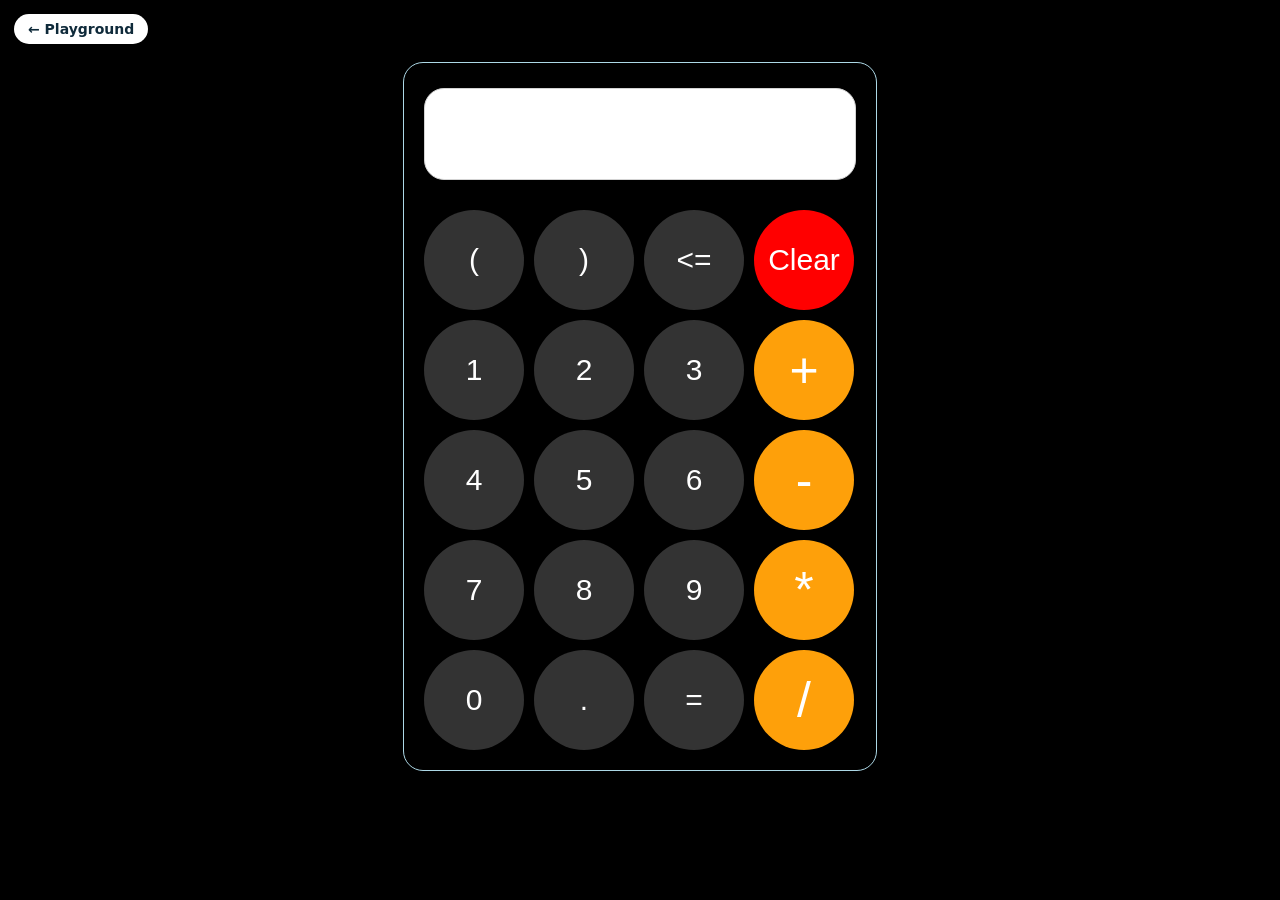
<file: playground/calculator/index.html>
<!DOCTYPE html>
<html>
  <head>
    <title>Calculator</title>
    <link rel="icon" href="../../assets/favicon.svg" type="image/svg+xml">
    <link rel="stylesheet" href="styles/calculator_body.css">
  </head>

  <body>
    <!-- Back to website (added for the Playground) -->
    <style>body{padding-top:44px}</style>
    <a href="../index.html" style="position:fixed;top:14px;left:14px;z-index:9999;display:inline-flex;align-items:center;gap:6px;padding:8px 14px;border-radius:999px;background:#ffffff;color:#0f2a3a;font:600 14px/1 system-ui,-apple-system,'Segoe UI',sans-serif;text-decoration:none;box-shadow:0 2px 10px rgba(0,0,0,.25);">&larr; Playground</a>


    <div class="calculator-page">

      <div class="calculator-border">

        <div class="js-show-calculation">

          <div class="calculation-full-box">

            <div class="previous-calculation"></div>

            <div class="js-input-calculation"></div>

          </div>
          
          
        </div>


        <div class="button-lines">

          <div class="number-buttons">

            <button 
              class="numbers" class="numbers" 
              onclick="updateCalculation ('leftBracket');
            ">(</button>

            <button 
              class="numbers" 
              onclick="updateCalculation ('rightBracket');
            ">)</button>

            <button 
              class="numbers" 
              onclick="updateCalculation ('parcent');  
            "><=</button>

            <button 
              class="clear"
              onclick="updateCalculation ('clear');
            ">Clear</button>
          </div>





          <div class="number-buttons">
            <button 
              class="numbers" 
              onclick="updateCalculation ('one');  
            ">1</button>

            <button 
              class="numbers" class="numbers" 
              onclick="updateCalculation ('two');
            ">2</button>

            <button 
              class="numbers" 
              onclick="updateCalculation ('three');
            ">3</button>

            <button 
              class="operations" 
              onclick="updateCalculation ('addition');
            ">+</button>
          </div>




          <div class="number-buttons">
            <button 
              class="numbers" 
              onclick="updateCalculation ('four');
            ">4</button>

            <button 
              class="numbers" 
              onclick="updateCalculation ('five');
            ">5</button>

            <button 
              class="numbers" 
              onclick="updateCalculation ('six');
            ">6</button>

            <button 
              class="operations"
              onclick="updateCalculation ('substraction');
            ">-</button>
          </div>





          <div class="number-buttons">
            <button 
              class="numbers"
              onclick="updateCalculation ('seven');
            ">7</button>

            <button 
              class="numbers"
              onclick="updateCalculation ('eight');
            ">8</button>

            <button 
              class="numbers"
              onclick="updateCalculation ('nine');
            ">9</button>

            <button 
              class="operations"
              onclick="updateCalculation ('multiplication');
            ">*</button>
          </div>





          <div class="number-buttons">
            <button 
              class="numbers"
              onclick="updateCalculation ('zero');
            ">0</button>

            <button 
              class="numbers"
              onclick="updateCalculation ('decimal');
            ">.</button>

            <button 
              class="numbers"
              onclick="updateCalculation ('equal');
            ">=</button>

            <button 
              class="operations"
              onclick="updateCalculation ('division');
            ">/</button>
          </div>

        </div>

      </div>

    </div>

    

    <script src="script/calculatorscript.js"></script>
    
  </body>
</html>
</file>
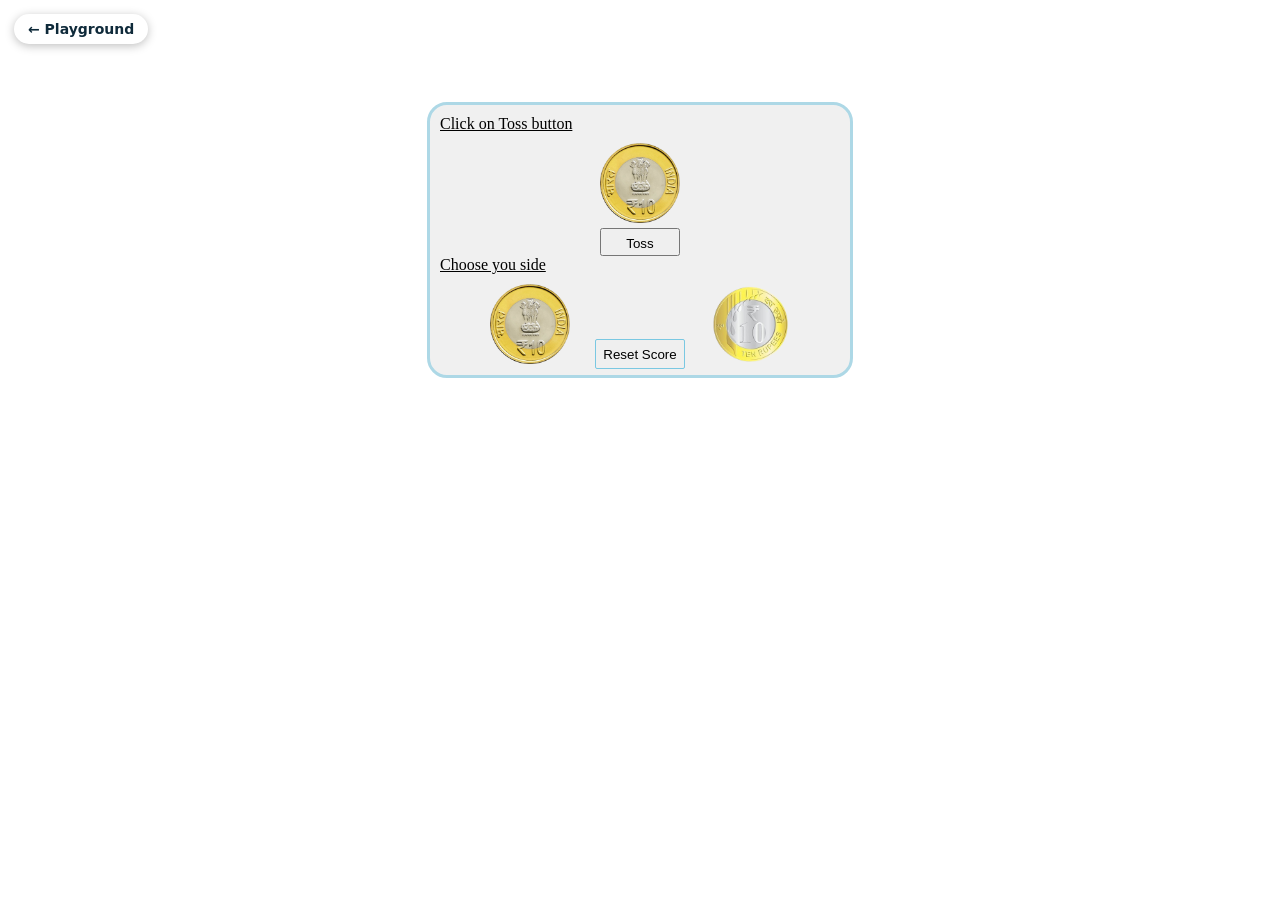
<file: playground/coin-flip/index.html>
<!DOCTYPE html>
<html>
  <head>
    <title>Coin Toss Game</title>
    <link rel="icon" href="../../assets/favicon.svg" type="image/svg+xml">
    <link rel="stylesheet" href="styles/coin-flip.css">
  </head>

  <bodY>
    <!-- Back to website (added for the Playground) -->
    <style>body{padding-top:44px}</style>
    <a href="../index.html" style="position:fixed;top:14px;left:14px;z-index:9999;display:inline-flex;align-items:center;gap:6px;padding:8px 14px;border-radius:999px;background:#ffffff;color:#0f2a3a;font:600 14px/1 system-ui,-apple-system,'Segoe UI',sans-serif;text-decoration:none;box-shadow:0 2px 10px rgba(0,0,0,.25);">&larr; Playground</a>


    <div class="body-of-game">

      <div class="box">

        <div>
          <u>Click on Toss button</u>

          <div class="flip-coin-box">

            <img class="flip-coin" src="images/front.png" id = 'imageChange'>

            <button class="toss-button" onclick="flipCoin()">Toss</button>
          </div>

        </div>
  
        <div>
          <u>Choose you side</u>

          <div class="user-choice-box">

            <img class="front-side" src="images/front.png" onclick="coinSide('head')">

            <button class="reset-button" onclick="resetButton()">Reset Score</button>

            <img class="back-side" src="images/back.png" onclick="coinSide('tail')">

          </div>
           
        </div>
  
      </div>
    </div>


    <script src="script/script.js"></script>
    
  </bodY>
</html>
</file>
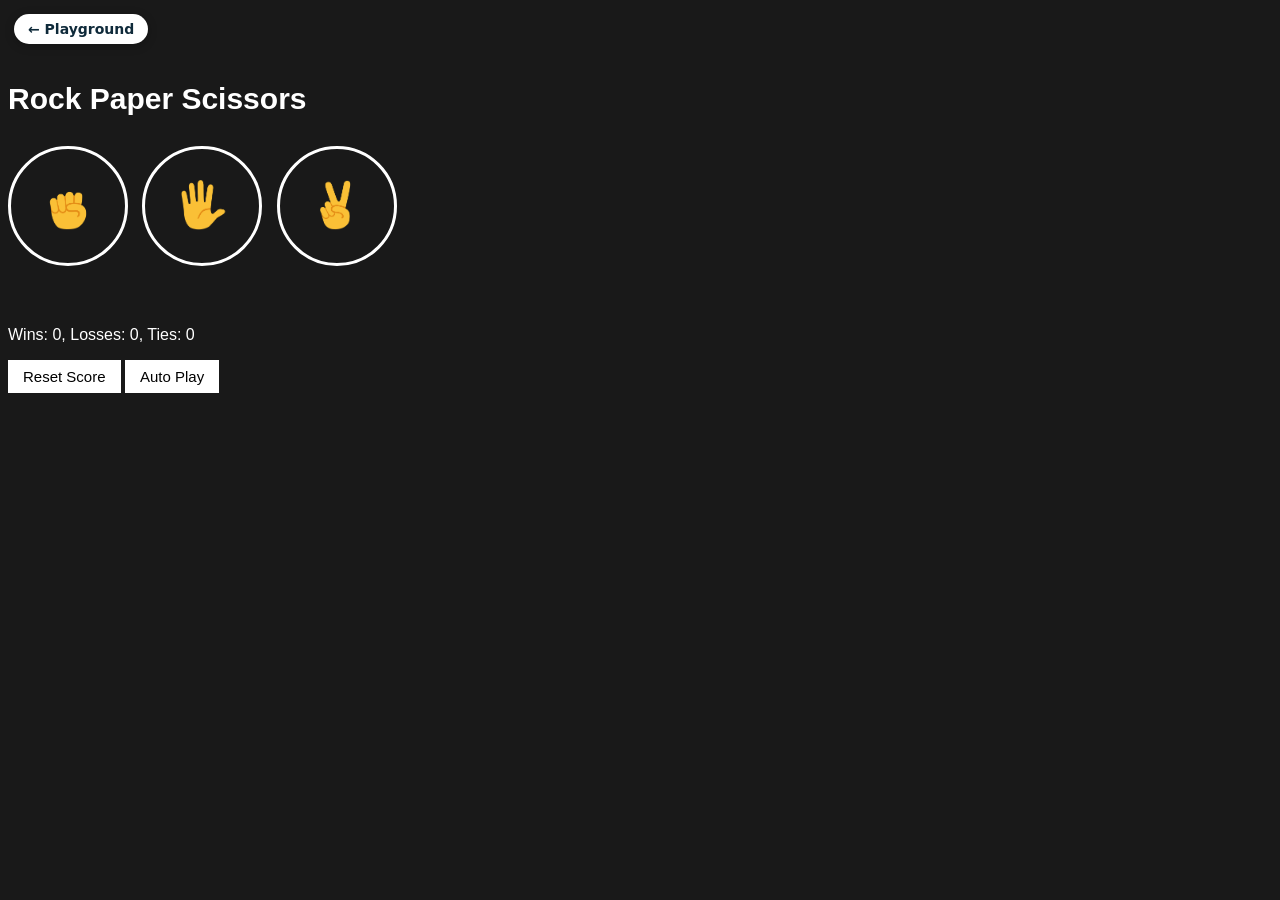
<file: playground/rock-paper-scissors/index.html>
<!DOCTYPE html>
<html>
  <head>
    <title>Rock Paper Scissors Game</title>

    <meta name="viewport" content="width=420">
    <link rel="icon" href="../../assets/favicon.svg" type="image/svg+xml">
    <link rel="stylesheet" href="styles/rock-paper-scissor.css">
  </head>

  <body>
    <!-- Back to website (added for the Playground) -->
    <style>body{padding-top:44px}</style>
    <a href="../index.html" style="position:fixed;top:14px;left:14px;z-index:9999;display:inline-flex;align-items:center;gap:6px;padding:8px 14px;border-radius:999px;background:#ffffff;color:#0f2a3a;font:600 14px/1 system-ui,-apple-system,'Segoe UI',sans-serif;text-decoration:none;box-shadow:0 2px 10px rgba(0,0,0,.25);">&larr; Playground</a>


    <p class="title"> Rock Paper Scissors</p>

    <button class="move-button js-rock-button">
      <img src="images/rock-emoji.png" class="move-icon">
    </button>


    <button class="move-button js-paper-button">
      <img src="images/paper-emoji.png" class="move-icon">
    </button>


    <buttoN class="move-button js-scissors-button">
      <img src="images/scissors-emoji.png" class="move-icon">
    </button>

    <p class="js-result result"></p>

    <p class="js-moves"></p>

    <p class="js-score score"></p>

    <button class="reset-score-button js-resetScore-button">Reset Score</button>

    <button class="auto-play-button js-autoPlay-button">Auto Play</button>

    <div class="js-reset-Score-confirmation reset-confirmation"></div>


    <script src="script/rock-paper-scissor.js"></script>

  </body>
</html>
</file>
<file: style.css>
/* ==========================================================
   Nitin Yadav — personal website
   Colours and fonts are set in :root; change them there.
   ========================================================== */

:root {
  --bg: #fbfbf9;
  --bg-alt: #f2f4f3;
  --surface: #ffffff;
  --text: #16202a;
  --text-soft: #4a5663;
  --muted: #6f7b87;
  --border: #e3e7ea;
  --accent: #0f6e6e;        /* deep teal */
  --accent-soft: #e3f1f0;
  --accent-strong: #0b5454;
  --ink: #0f2a3a;           /* dark navy for contact band */
  --shadow: 0 1px 2px rgba(16, 32, 42, .04), 0 4px 16px rgba(16, 32, 42, .05);
  --radius: 14px;
  --serif: "Source Serif 4", Georgia, "Times New Roman", serif;
  --sans: "Inter", system-ui, -apple-system, "Segoe UI", Roboto, sans-serif;
  --max: 1080px;
  color-scheme: light;
}

[data-theme="dark"] {
  --bg: #0e1418;
  --bg-alt: #121a1f;
  --surface: #162027;
  --text: #e7ecef;
  --text-soft: #b4bfc7;
  --muted: #8a97a1;
  --border: #24313a;
  --accent: #5cc4bd;
  --accent-soft: #173a3a;
  --accent-strong: #7fd6d0;
  --ink: #0a2230;
  --shadow: 0 1px 2px rgba(0, 0, 0, .3), 0 6px 20px rgba(0, 0, 0, .25);
  color-scheme: dark;
}

* { box-sizing: border-box; margin: 0; padding: 0; }
html { scroll-behavior: smooth; scroll-padding-top: 76px; }
body {
  font-family: var(--sans);
  font-size: 16.5px;
  line-height: 1.7;
  color: var(--text);
  background: var(--bg);
  -webkit-font-smoothing: antialiased;
  transition: background .25s, color .25s;
}
img { max-width: 100%; display: block; }
a { color: var(--accent); text-decoration: none; }
a:hover { color: var(--accent-strong); }
svg { width: 18px; height: 18px; fill: none; stroke: currentColor; stroke-width: 1.8; stroke-linecap: round; stroke-linejoin: round; flex-shrink: 0; }
strong, b { font-weight: 600; color: var(--text); }
.container { width: 100%; max-width: var(--max); margin: 0 auto; padding: 0 24px; }
.muted { color: var(--muted); }

/* ---------- Navigation ---------- */
.nav {
  position: sticky; top: 0; z-index: 50;
  background: color-mix(in srgb, var(--bg) 85%, transparent);
  backdrop-filter: saturate(160%) blur(12px);
  -webkit-backdrop-filter: saturate(160%) blur(12px);
  border-bottom: 1px solid transparent;
  transition: border-color .2s;
}
.nav.scrolled { border-bottom-color: var(--border); }
.nav-inner { display: flex; align-items: center; justify-content: space-between; height: 64px; gap: 24px; }
.brand { font-family: var(--serif); font-weight: 700; font-size: 1.2rem; color: var(--text); letter-spacing: -.01em; }
.brand:hover { color: var(--text); }
.nav-links { display: flex; gap: 4px; }
.nav-links a {
  color: var(--text-soft); font-size: .92rem; font-weight: 500;
  padding: 6px 12px; border-radius: 8px; transition: color .15s, background .15s;
}
.nav-links a:hover, .nav-links a.active { color: var(--accent); background: var(--accent-soft); }
.nav-actions { display: flex; gap: 6px; }
.icon-btn {
  width: 38px; height: 38px; display: grid; place-items: center;
  border: 1px solid var(--border); background: var(--surface); color: var(--text-soft);
  border-radius: 10px; cursor: pointer; transition: color .15s, border-color .15s;
}
.icon-btn:hover { color: var(--accent); border-color: var(--accent); }
.i-sun { display: none; }
[data-theme="dark"] .i-sun { display: block; }
[data-theme="dark"] .i-moon { display: none; }
.menu-btn { display: none; }

/* ---------- Hero ---------- */
.hero { padding: 72px 0 40px; }
.hero-grid { display: grid; grid-template-columns: 1fr auto; gap: 56px; align-items: center; }
.eyebrow {
  font-size: .8rem; font-weight: 600; text-transform: uppercase; letter-spacing: .08em;
  color: var(--accent); margin-bottom: 14px;
}
.hero h1 {
  font-family: var(--serif); font-weight: 700;
  font-size: clamp(2.6rem, 5.5vw, 3.8rem); line-height: 1.05; letter-spacing: -.02em;
  margin-bottom: 20px;
}
.lead { font-size: 1.2rem; color: var(--text-soft); max-width: 620px; line-height: 1.6; }
.cta-row { display: flex; flex-wrap: wrap; gap: 12px; margin: 30px 0 26px; }

.btn {
  display: inline-flex; align-items: center; gap: 8px;
  padding: 11px 20px; border-radius: 10px; font-weight: 600; font-size: .95rem;
  border: 1px solid transparent; transition: transform .15s, background .15s, color .15s, border-color .15s;
}
.btn:hover { transform: translateY(-1px); }
.btn-primary { background: var(--accent); color: #fff; }
.btn-primary:hover { background: var(--accent-strong); color: #fff; }
[data-theme="dark"] .btn-primary { color: #0b1a1a; }
.btn-ghost { border-color: var(--border); color: var(--text); background: var(--surface); }
.btn-ghost:hover { border-color: var(--accent); color: var(--accent); }
.btn-light { background: #fff; color: var(--ink); }
.btn-light:hover { color: var(--ink); background: #eef6f5; }
.btn-outline-light { border-color: rgba(255,255,255,.35); color: #fff; }
.btn-outline-light:hover { border-color: #fff; color: #fff; }

.social { list-style: none; display: flex; flex-wrap: wrap; gap: 8px 20px; }
.social a { display: inline-flex; align-items: center; gap: 7px; color: var(--text-soft); font-size: .92rem; font-weight: 500; }
.social a:hover { color: var(--accent); }

.avatar {
  position: relative; width: 240px; height: 240px; border-radius: 50%;
  background: linear-gradient(145deg, var(--accent-soft), var(--bg-alt));
  border: 1px solid var(--border); box-shadow: var(--shadow);
  display: grid; place-items: center; overflow: hidden;
}
.avatar::after {
  content: ""; position: absolute; inset: 10px; border-radius: 50%;
  border: 1px dashed color-mix(in srgb, var(--accent) 35%, transparent);
  pointer-events: none;
}
.avatar img { position: absolute; inset: 0; width: 100%; height: 100%; object-fit: cover; }
.avatar-initials { font-family: var(--serif); font-size: 4.4rem; font-weight: 600; color: var(--accent); letter-spacing: -.03em; }

.stats {
  display: grid; grid-template-columns: repeat(4, 1fr);
  margin-top: 56px; background: var(--surface);
  border: 1px solid var(--border); border-radius: var(--radius); box-shadow: var(--shadow);
}
.stats > div { padding: 22px 24px; border-left: 1px solid var(--border); }
.stats > div:first-child { border-left: 0; }
.stats dt { font-family: var(--serif); font-size: 2rem; font-weight: 700; color: var(--accent); line-height: 1.1; }
.stats dd { font-size: .9rem; font-weight: 500; color: var(--text); margin-top: 6px; line-height: 1.4; }
.stats small { color: var(--muted); font-weight: 400; font-size: .8rem; }

/* ---------- Sections ---------- */
.section { padding: 84px 0; }
.section.alt { background: var(--bg-alt); }
.section-title {
  font-family: var(--serif); font-size: 2rem; font-weight: 700; letter-spacing: -.015em;
  line-height: 1.2; margin-bottom: 10px;
}
.section-sub { color: var(--muted); margin-bottom: 36px; }
#about p, #news p { color: var(--text-soft); }
#about p + p { margin-top: 16px; }
#about .section-title { margin-bottom: 20px; }

.card {
  background: var(--surface); border: 1px solid var(--border);
  border-radius: var(--radius); padding: 26px; box-shadow: var(--shadow);
  transition: transform .2s, border-color .2s;
}
.card h3 { font-size: 1.08rem; font-weight: 600; line-height: 1.4; }

.grid-2 { display: grid; grid-template-columns: repeat(2, 1fr); gap: 20px; }
.grid-3 { display: grid; grid-template-columns: repeat(3, 1fr); gap: 20px; }

/* About */
.about-grid { display: grid; grid-template-columns: 1.6fr 1fr; gap: 48px; align-items: start; }
.glance h3 { font-family: var(--serif); font-size: 1.2rem; margin-bottom: 14px; }
.glance dl { display: grid; gap: 12px; }
.glance dt { font-size: .75rem; font-weight: 600; text-transform: uppercase; letter-spacing: .07em; color: var(--muted); }
.glance dd { font-size: .95rem; color: var(--text); margin-top: -10px; }

/* Research */
.feature:hover, .project:hover { transform: translateY(-3px); border-color: color-mix(in srgb, var(--accent) 40%, var(--border)); }
.feature-icon {
  width: 44px; height: 44px; border-radius: 12px; display: grid; place-items: center;
  background: var(--accent-soft); color: var(--accent); margin-bottom: 18px;
}
.feature-icon svg { width: 22px; height: 22px; }
.feature h3 { margin-bottom: 8px; }
.feature p { color: var(--text-soft); font-size: .95rem; }

/* News */
#news .section-title { margin-bottom: 26px; }
.news { list-style: none; border-top: 1px solid var(--border); }
.news li { display: grid; grid-template-columns: 90px 1fr; gap: 20px; padding: 16px 0; border-bottom: 1px solid var(--border); }
.news-date { font-weight: 600; font-size: .85rem; color: var(--accent); padding-top: 2px; }

/* Publications */
.section-head { display: flex; justify-content: space-between; align-items: end; gap: 24px; }
.pub-group {
  font-size: .8rem; font-weight: 600; text-transform: uppercase; letter-spacing: .08em;
  color: var(--muted); margin: 8px 0 16px;
}
.pubs { list-style: none; display: grid; gap: 14px; margin-bottom: 28px; }
.pub {
  display: grid; grid-template-columns: 140px 1fr; gap: 22px; align-items: start;
  background: var(--surface); border: 1px solid var(--border); border-radius: var(--radius);
  padding: 22px 24px; box-shadow: var(--shadow);
}
.pub-venue {
  display: inline-block; text-align: center; font-size: .78rem; font-weight: 600;
  background: var(--accent-soft); color: var(--accent); border-radius: 8px; padding: 6px 10px;
}
.pub-venue.accepted { background: #fff4e0; color: #9a5b00; }
[data-theme="dark"] .pub-venue.accepted { background: #3a2c12; color: #f0c06a; }
.pub-title { font-family: var(--serif); font-size: 1.12rem; font-weight: 600; line-height: 1.4; color: var(--text); }
.pub-authors { font-size: .93rem; color: var(--text-soft); margin-top: 6px; }
.pub-meta { font-size: .88rem; color: var(--muted); font-style: italic; }
.pub-note {
  display: inline-flex; align-items: center; gap: 10px; font-size: .95rem; color: var(--text-soft);
  background: var(--surface); border: 1px dashed var(--border); border-radius: 10px; padding: 12px 16px;
}
.pub-note svg { color: var(--accent); }

/* Timeline */
#experience .section-title { margin-bottom: 30px; }
.timeline { list-style: none; position: relative; }
.timeline::before { content: ""; position: absolute; left: 179px; top: 8px; bottom: 8px; width: 1px; background: var(--border); }
.timeline li { display: grid; grid-template-columns: 160px 1fr; gap: 40px; padding-bottom: 34px; position: relative; }
.timeline li:last-child { padding-bottom: 0; }
.timeline li::before {
  content: ""; position: absolute; left: 174px; top: 8px; width: 11px; height: 11px;
  border-radius: 50%; background: var(--bg); border: 2px solid var(--accent);
}
.timeline li:first-child::before { background: var(--accent); }
.tl-date { font-size: .88rem; font-weight: 600; color: var(--muted); text-align: right; padding-top: 1px; }
.tl-body h3 { font-size: 1.1rem; font-weight: 600; }
.tl-org { color: var(--accent); font-weight: 500; font-size: .93rem; margin-bottom: 6px; }
.tl-body p:last-child { color: var(--text-soft); font-size: .96rem; }

/* Teaching */
.teach-head { display: flex; align-items: center; justify-content: space-between; gap: 12px; margin-bottom: 14px; }
.teach-head h3 { font-family: var(--serif); font-size: 1.25rem; }
.tag { font-size: .74rem; font-weight: 600; padding: 4px 10px; border-radius: 999px; background: var(--bg-alt); color: var(--text-soft); border: 1px solid var(--border); white-space: nowrap; }
.tag-accent { background: var(--accent-soft); color: var(--accent); border-color: transparent; }
.teach ul { list-style: none; }
.teach li { display: flex; justify-content: space-between; gap: 16px; padding: 10px 0; border-top: 1px solid var(--border); font-size: .95rem; }
.teach li em { font-style: normal; color: var(--muted); font-size: .85rem; white-space: nowrap; }

/* Projects */
.project { display: flex; flex-direction: column; gap: 12px; }
.project-top { display: flex; justify-content: space-between; align-items: baseline; gap: 12px; }
.date { font-size: .8rem; color: var(--muted); font-weight: 500; white-space: nowrap; }
.project > p { color: var(--text-soft); font-size: .95rem; }
.metrics { display: flex; gap: 10px; flex-wrap: wrap; }
.metrics span { font-size: .85rem; color: var(--text-soft); background: var(--accent-soft); padding: 4px 10px; border-radius: 8px; }
.metrics b { color: var(--accent); }
.chips { display: flex; flex-wrap: wrap; gap: 8px; }
.chips span {
  font-size: .82rem; font-weight: 500; color: var(--text-soft);
  border: 1px solid var(--border); background: var(--surface); padding: 4px 11px; border-radius: 999px;
}
.project .guide { font-size: .83rem; color: var(--muted); margin-top: auto; padding-top: 4px; }
.more-link { margin-top: 26px; font-weight: 600; }

/* Skills & education */
.two-col { display: grid; grid-template-columns: 1fr 1fr; gap: 56px; }
.two-col .section-title { margin-bottom: 24px; }
.skill-group + .skill-group { margin-top: 22px; }
.skill-group h4 { font-size: .8rem; text-transform: uppercase; letter-spacing: .07em; color: var(--muted); font-weight: 600; margin-bottom: 10px; }
.edu { display: grid; gap: 16px; }
.edu-item { background: var(--surface); border: 1px solid var(--border); border-left: 3px solid var(--accent); border-radius: 12px; padding: 20px 22px; box-shadow: var(--shadow); }
.edu-item h3 { font-size: 1.05rem; font-weight: 600; margin: 4px 0 2px; }
.edu-item p { font-size: .95rem; color: var(--text-soft); }
.edu-item .muted { font-size: .88rem; color: var(--muted); }

/* Contact */
.contact-card {
  background: var(--ink); color: #dfe9ee; border-radius: 20px; padding: 48px;
  display: grid; grid-template-columns: 1.3fr 1fr; gap: 40px; align-items: center;
  background-image: radial-gradient(circle at 100% 0%, rgba(92, 196, 189, .22), transparent 55%);
}
.contact-card h2 { font-family: var(--serif); font-size: 2rem; color: #fff; margin-bottom: 10px; line-height: 1.2; }
.contact-card p { color: #b9cbd4; }
.contact-actions { display: flex; flex-direction: column; gap: 12px; align-items: stretch; }
.contact-actions .btn { justify-content: center; }

/* Footer */
.footer { border-top: 1px solid var(--border); padding: 28px 0; font-size: .88rem; color: var(--muted); }
.footer-inner { display: flex; justify-content: space-between; flex-wrap: wrap; gap: 12px; }
.footer a { color: var(--muted); margin-left: 18px; }
.footer a:hover { color: var(--accent); }

/* Reveal on scroll */
.reveal { opacity: 0; transform: translateY(14px); transition: opacity .6s ease, transform .6s ease; }
.reveal.visible { opacity: 1; transform: none; }
@media (prefers-reduced-motion: reduce) {
  html { scroll-behavior: auto; }
  .reveal { opacity: 1; transform: none; transition: none; }
}

/* ---------- Responsive ---------- */
@media (max-width: 960px) {
  .nav-links {
    position: absolute; top: 64px; left: 0; right: 0; flex-direction: column; gap: 2px;
    background: var(--bg); border-bottom: 1px solid var(--border); padding: 10px 16px 16px;
    display: none;
  }
  .nav-links.open { display: flex; }
  .nav-links a { padding: 10px 12px; }
  .menu-btn { display: grid; }
  .grid-3 { grid-template-columns: 1fr 1fr; }
  .about-grid, .two-col { grid-template-columns: 1fr; gap: 36px; }
}

@media (max-width: 720px) {
  body { font-size: 16px; }
  .hero { padding: 40px 0 24px; }
  .hero-grid { grid-template-columns: 1fr; gap: 28px; }
  .hero-photo { order: -1; }
  .avatar { width: 128px; height: 128px; }
  .avatar-initials { font-size: 2.6rem; }
  .avatar::after { inset: 6px; }
  .stats { grid-template-columns: 1fr 1fr; margin-top: 36px; }
  .stats > div:nth-child(3) { border-left: 0; }
  .stats > div:nth-child(n+3) { border-top: 1px solid var(--border); }
  .section { padding: 60px 0; }
  .section-title { font-size: 1.7rem; }
  .grid-2, .grid-3 { grid-template-columns: 1fr; }
  .pub { grid-template-columns: 1fr; gap: 12px; padding: 20px; }
  .pub-venue { justify-self: start; }
  .timeline::before { left: 5px; }
  .timeline li { grid-template-columns: 1fr; gap: 2px; padding-left: 30px; }
  .timeline li::before { left: 0; }
  .tl-date { text-align: left; }
  .news li { grid-template-columns: 1fr; gap: 2px; }
  .contact-card { grid-template-columns: 1fr; padding: 32px 24px; }
  .footer a { margin: 0 16px 0 0; }
}

/* ---------- Playground teaser (home page) ---------- */
.nav-links a.nav-fun { color: var(--accent); }
.fun-teaser { padding-bottom: 0; }
.fun-card {
  display: grid; grid-template-columns: auto 1fr auto; gap: 28px; align-items: center;
  background: var(--surface); border: 1px solid var(--border); border-radius: 20px;
  padding: 30px 36px; box-shadow: var(--shadow); color: var(--text);
  transition: transform .2s, border-color .2s;
}
.fun-card:hover { transform: translateY(-3px); border-color: var(--accent); color: var(--text); }
.fun-emoji {
  width: 72px; height: 72px; border-radius: 18px; display: grid; place-items: center;
  font-size: 2.2rem; background: linear-gradient(145deg, #fff1d6, #ffe0e6);
}
[data-theme="dark"] .fun-emoji { background: linear-gradient(145deg, #3a2f18, #3a1f27); }
.fun-text h2 { font-family: var(--serif); font-size: 1.5rem; line-height: 1.25; margin-bottom: 6px; }
.fun-text p { color: var(--text-soft); font-size: .97rem; }
.fun-go { font-weight: 600; color: var(--accent); white-space: nowrap; }

/* ---------- Playground page ---------- */
.play-hero { padding: 64px 0 24px; }
.play-hero h1 {
  font-family: var(--serif); font-weight: 700; font-size: clamp(2.2rem, 4.5vw, 3.2rem);
  letter-spacing: -.02em; line-height: 1.1; margin-bottom: 14px;
}
.play-hero .lead { max-width: 640px; }
.back-link { display: inline-flex; align-items: center; gap: 6px; font-weight: 600; font-size: .92rem; margin-bottom: 26px; }
.play-grid { display: grid; grid-template-columns: repeat(3, 1fr); gap: 22px; }
.play-card {
  display: flex; flex-direction: column; overflow: hidden; padding: 0; color: var(--text);
}
.play-card:hover { transform: translateY(-4px); border-color: var(--accent); color: var(--text); }
.play-thumb {
  aspect-ratio: 16 / 10; background: var(--bg-alt); border-bottom: 1px solid var(--border);
  overflow: hidden;
}
.play-thumb img { width: 100%; height: 100%; object-fit: cover; object-position: top center; transition: transform .35s; }
.play-card:hover .play-thumb img { transform: scale(1.04); }
.play-body { padding: 20px 22px 22px; display: flex; flex-direction: column; gap: 10px; flex: 1; }
.play-body h3 { font-size: 1.12rem; display: flex; align-items: center; gap: 8px; }
.play-body p { color: var(--text-soft); font-size: .94rem; }
.play-body .chips { margin-top: auto; padding-top: 4px; }
.play-btn {
  display: inline-flex; align-items: center; gap: 6px; font-weight: 600; font-size: .92rem; color: var(--accent);
}
.play-tip {
  margin-top: 36px; font-size: .92rem; color: var(--muted);
  border: 1px dashed var(--border); border-radius: 12px; padding: 14px 18px; background: var(--surface);
}
.play-tip kbd {
  font-family: ui-monospace, Consolas, monospace; font-size: .8rem; padding: 1px 6px;
  border: 1px solid var(--border); border-bottom-width: 2px; border-radius: 5px; background: var(--bg-alt); color: var(--text);
}

@media (max-width: 960px) { .play-grid { grid-template-columns: 1fr 1fr; } }
@media (max-width: 720px) {
  .fun-card { grid-template-columns: 1fr; gap: 16px; padding: 26px 22px; }
  .fun-emoji { width: 58px; height: 58px; font-size: 1.8rem; }
  .play-grid { grid-template-columns: 1fr; }
  .play-hero { padding: 36px 0 12px; }
}

/* When a profile photo is present, drop the dashed ring and use a clean frame */
.avatar:has(img)::after { display: none; }
.avatar:has(img) { border: 4px solid var(--surface); box-shadow: 0 0 0 1px var(--border), var(--shadow); }
</file>
<file: playground/calculator/styles/calculator_body.css>
body{
  background-color: black;
}
button{
  font-size: 30px;
}

p{
  margin-top: 0px;
  margin-bottom: 0px;
}
.calculator-page{
  width: 100%;
  height: 100%;
  display: flex;
  justify-content: center;
  align-items: center;
}

.calculator-border{
  border: solid;
  padding-top:10px ;
  padding-bottom: 10px;
  padding-left: 20px;
  padding-right: 20px;
  border-width: 1px;
  border-color: lightblue;
  border-radius: 20px;
  margin-top: 10px;
}

.js-show-calculation{
  background-color: white;
  width: 430px;
  height: 90px;
  margin-top: 15px;
  margin-bottom: 30px;
  border: solid;
  border-width: 1px;
  border-color: lightgray;
  border-radius: 20px;
  position: relative;
}

.calculation-full-box{
  display: flex;
  flex-direction: column;
}

.previous-calculation{
  display: flex;
  margin-left: 3px;
  margin-top: 3px;
  color: gray;
  font-size: 25px;
}

.js-input-calculation{
  display: flex;
  position: absolute;
  right: 10px;
  bottom: 10px;
  font-size: 35px;

}




.name{  
  color: red;
  font-size: 30px;
  margin-top: 5px;
  margin-bottom: 5px;
}

.button-lines{
  display: flex;
  flex-direction: column;
}

.number-buttons{
  display: flex;
  flex-direction: row;
  margin-bottom: 10px;
}

.numbers{
  background-color: rgb(51, 51, 51);
  color: white;
  width: 100px;
  height: 100px;
  border-radius: 50px;
  border: none;
  margin-right: 10px;
}

.operations{
  background-color:rgb(254, 160, 10);
  color: white;
  width: 100px;
  height: 100px;
  border-radius: 50px;
  border: none;
  font-size: 50px;
}

.clear{
  background-color: rgb(255, 0, 0);
  color: white;
  width: 100px;
  height: 100px;
  border-radius: 50px;
  border: none;
}
</file>
<file: playground/coin-flip/styles/coin-flip.css>
p{
  margin-top: 0px;
  margin-bottom: 0px;
}

.body-of-game{
  display: grid;
  justify-content: center;
  height: 100%;
  width: 100%;
}
.box{
  background-color: rgb(240, 240, 240);
  margin-top: 50px;
  display: grid;
  height: 250px;
  width: 400px;
  border: solid;
  border-color: lightblue;
  border-radius: 20px;
  padding: 10px;
}

.flip-coin-box{
  display: grid;
  justify-content: center;
  margin-top: 10px;
}
.flip-coin{
  height: 80px;
  width: 80px;
}

.toss-button{
  margin-top: 5px;
  padding-top: 6px;
  padding-bottom: 3px;
  padding-left: 6px;
  padding-right: 6px;
}

.user-choice-box{
  display: flex;
  justify-content: space-between;
  margin-top: 10px;
  padding-left: 50px;
  padding-right: 50px;
}

.front-side{
  height: 80px;
  width: 80px;
}

.back-side{
  height: 80px;
  width: 80px;
}

.reset-button{
  height: 30px;
  width: 90px;
  margin-top: 55px;
  border: solid;
  border-width: 1px;
  border-radius: 2px;
  border-color: rgb(122, 200, 226);
}
</file>
<file: playground/rock-paper-scissors/styles/rock-paper-scissor.css>
body{
  background-color: rgb(25, 25, 25);
  color: white;
  font-family: Arial;
}


.title{
  font-size: 30px;
  font-weight: bold;
}

.move-icon{
  height: 50px;
}

.move-button{
  background-color: transparent;
  border: 3px solid white;   
  width: 120px;
  height: 120px;
  border-radius: 60px;
  margin-right: 10px;
  cursor: pointer;
}

.result{
  font-size: 25px;
  font-weight: bold;
  margin-top: 50px;
}

.score{
  margin-top: 60px;
}

.reset-score-button,
.auto-play-button{
  background-color: white;
  border: none;
  font-size: 15px;
  padding: 8px 15px;
  cursor: pointer;
  margin-bottom: 10px;
}

.reset-confirmation{
  display: grid;
  grid-template-columns: 300px 50px 50px;
  column-gap: 10px;
  margin-left: 5px;
}
</file>
